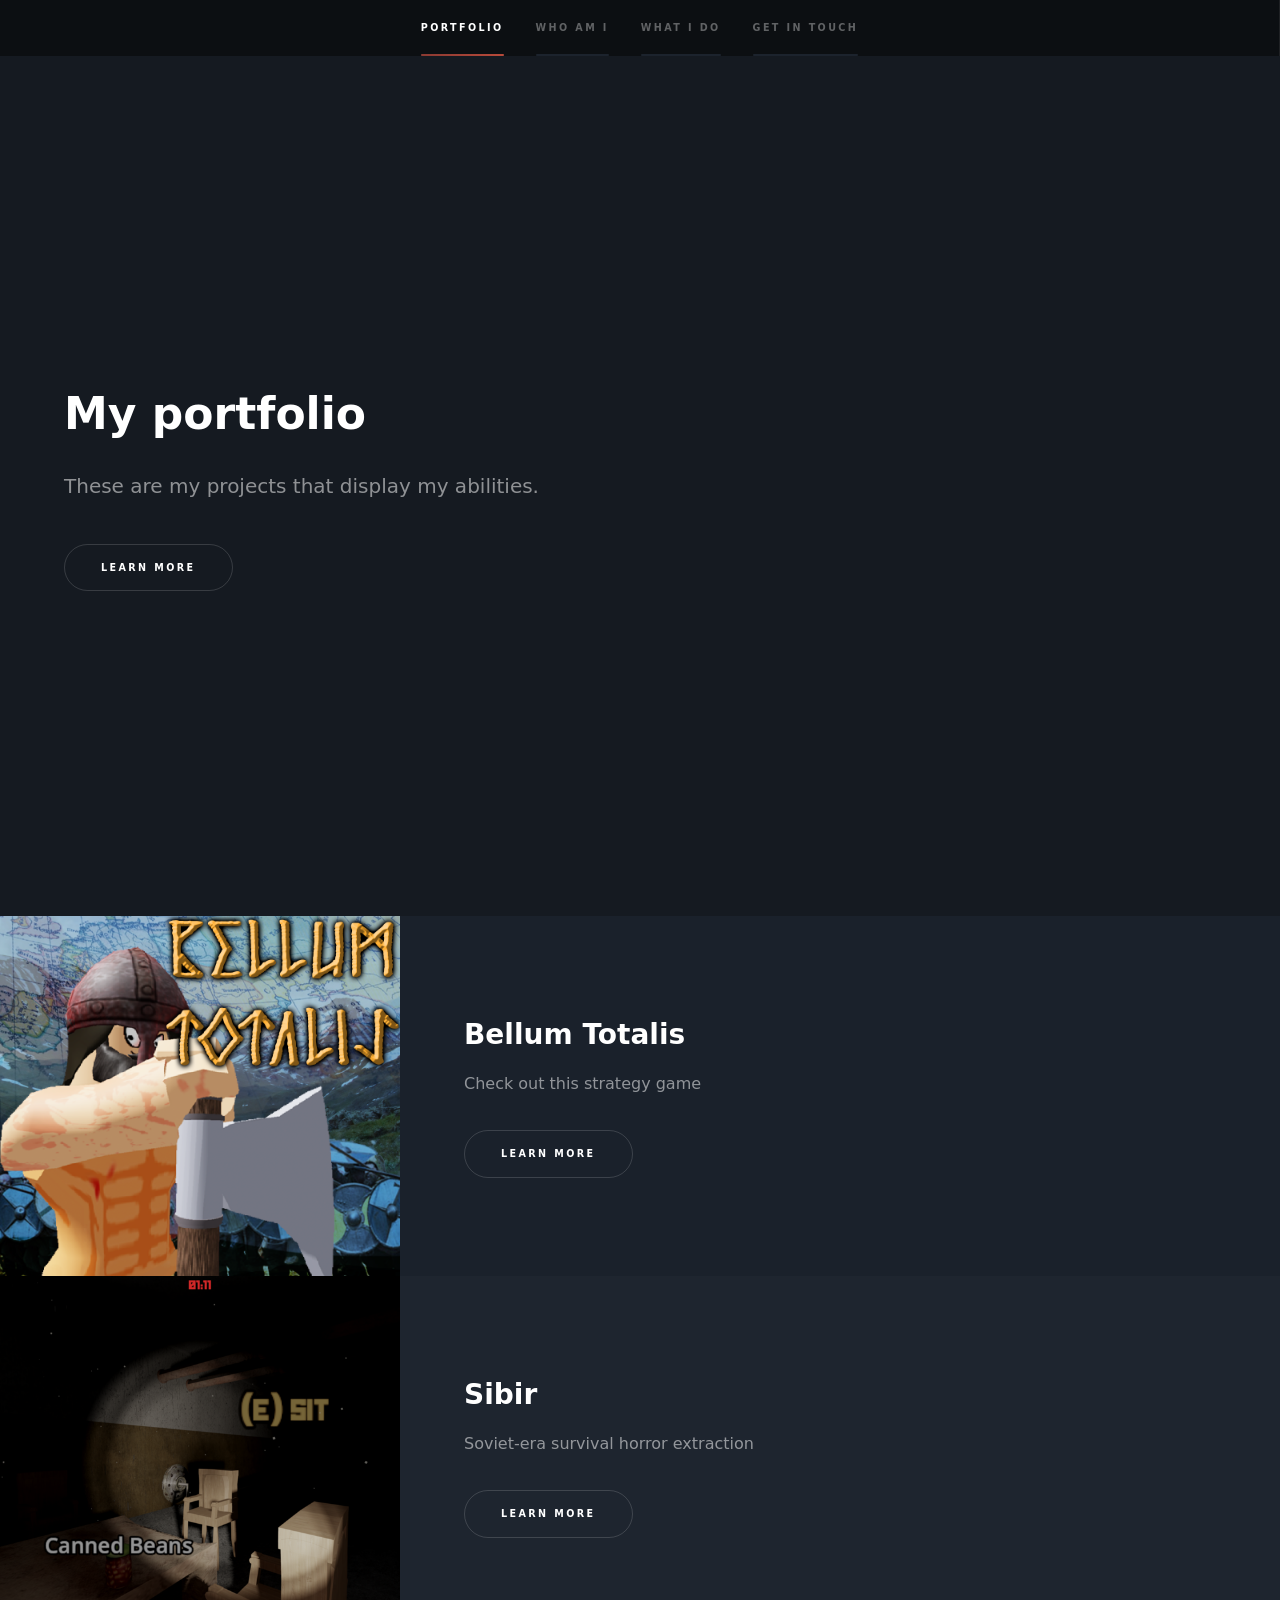
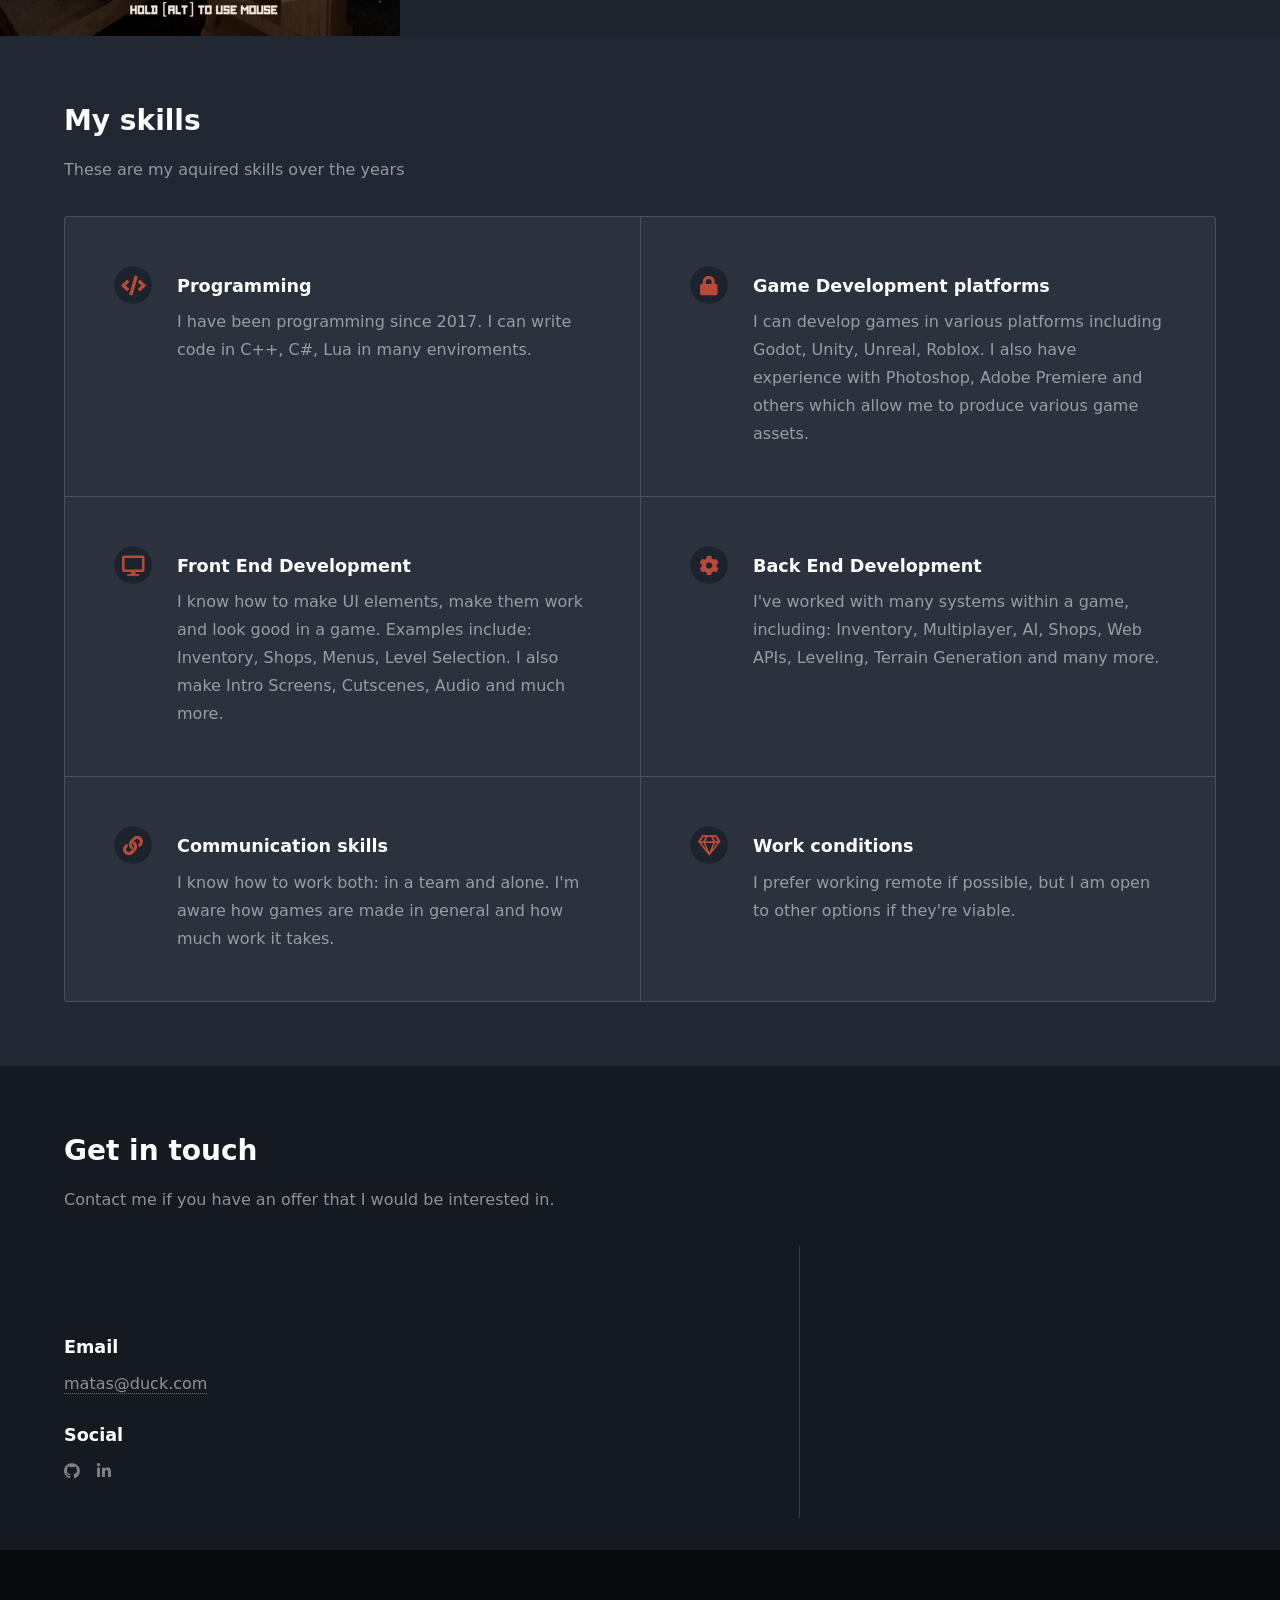
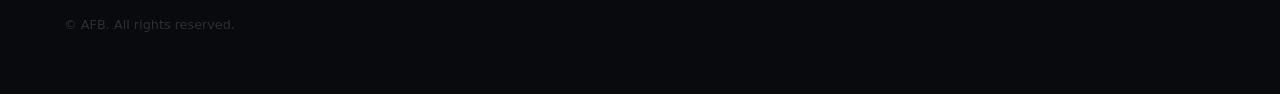
<file: index.html>
<!DOCTYPE HTML>
<html>
	<head>
		<title>Welcome</title>
		<meta charset="utf-8" />
		<meta name="viewport" content="width=device-width, initial-scale=1, user-scalable=no" />
		<meta name="theme-color" content="#0c0f12" />
		<link rel="stylesheet" href="assets/css/main.css" />
		<link rel="stylesheet" href="assets/css/site-theme.css" />
		<noscript><link rel="stylesheet" href="assets/css/noscript.css" /></noscript>
	</head>
	<body class="is-preload">

		<!-- Sidebar -->
			<section id="sidebar">
				<div class="inner">
					<nav>
						<ul>
							<li><a href="#intro">Portfolio</a></li>
							<li><a href="#one">Who am I</a></li>
							<li><a href="#two">What I do</a></li>
							<li><a href="#three">Get in touch</a></li>
						</ul>
					</nav>
				</div>
			</section>

		<!-- Wrapper -->
			<div id="wrapper">

				<!-- Intro -->
					<section id="intro" class="wrapper style1 fullscreen fade-up">
						<div class="inner">
							<h1>My portfolio</h1>
							<p>These are my projects that display my abilities.</p>
							<ul class="actions">
								<li><a href="#one" class="button scrolly">Learn more</a></li>
							</ul>
						</div>
					</section>

				<!-- One -->
					<section id="one" class="wrapper style2 spotlights">
						<section>
							<a href="#" class="image"><img src="images/BellumTotalis.png" alt="" data-position="center center" /></a>
							<div class="content">
								<div class="inner">
									<h2>Bellum Totalis</h2>
									<p>Check out this strategy game</p>
									<ul class="actions">
										<li><a href="BellumTotalis.html" class="button">Learn more</a></li>
									</ul>
								</div>
							</div>
						</section>
						<section>
							<a href="#" class="image"><img src="images/Sibir.png" alt="" data-position="center center" /></a>
							<div class="content">
								<div class="inner">
									<h2>Sibir</h2>
									<p>Soviet-era survival horror extraction</p>
									<ul class="actions">
										<li><a href="Sibir.html" class="button">Learn more</a></li>
									</ul>
								</div>
							</div>
						</section>
					</section>

				<!-- Two -->
					<section id="two" class="wrapper style3 fade-up">
						<div class="inner">
							<h2>My skills</h2>
							<p>These are my aquired skills over the years</p>
							<div class="features">
								<section>
									<span class="icon solid major fa-code"></span>
									<h3>Programming</h3>
									<p>I have been programming since 2017. I can write code in C++, C#, Lua in many enviroments.</p>
								</section>
								<section>
									<span class="icon solid major fa-lock"></span>
									<h3>Game Development platforms</h3>
									<p>I can develop games in various platforms including Godot, Unity, Unreal, Roblox. I also have experience with Photoshop, Adobe Premiere and others which allow me to produce various game assets.</p>
								</section>
								<section>
									<span class="icon solid major fa-desktop"></span>
									<h3>Front End Development</h3>
									<p>I know how to make UI elements, make them work and look good in a game. Examples include: Inventory, Shops, Menus, Level Selection. I also make Intro Screens, Cutscenes, Audio and much more.</p>
								</section>
								<section>
									<span class="icon solid major fa-cog"></span>
									<h3>Back End Development</h3>
									<p>I've worked with many systems within a game, including: Inventory, Multiplayer, AI, Shops, Web APIs, Leveling, Terrain Generation and many more.</p>
								</section>
								<section>
									<span class="icon solid major fa-link"></span>
									<h3>Communication skills</h3>
									<p>I know how to work both: in a team and alone. I'm aware how games are made in general and how much work it takes.</p>
								</section>
								<section>
									<span class="icon major fa-gem"></span>
									<h3>Work conditions</h3>
									<p>I prefer working remote if possible, but I am open to other options if they're viable.</p>
								</section>
							</div>
						</div>
					</section>

				<!-- Three -->
					<section id="three" class="wrapper style1 fade-up">
						<div class="inner">
							<h2>Get in touch</h2>
							<p>Contact me if you have an offer that I would be interested in.</p>
							<div class="split style1">
								
								<section>
									<ul class="contact">
										<li>
											<h3></h3>
											<span><br />
											<br />
											</span>
										</li>
										<li>
											<h3>Email</h3>
											<a href="#">matas@duck.com</a>
										</li>
										<li>
											<h3>Social</h3>
											<ul class="icons">
												<li><a href="https://github.com/BlenderEngineer" class="icon brands fa-github"><span class="label">GitHub</span></a></li>
												<li><a href="https://www.fiverr.com/blenderengineer?public_mode=true" class="icon brands fa-linkedin-in"><span class="label"></span></a></li>
												<li><a href="https://www.fiverr.com/blenderengineer?public_mode=true" class="icon brands fa-fiverr"><span class="label">Fiverr</span></a></li>
											</ul>
										</li>
									</ul>
								</section>
							</div>
						</div>
					</section>

			</div>

		<!-- Footer -->
			<footer id="footer" class="wrapper style1-alt">
				<div class="inner">
					<ul class="menu">
						<li>&copy; AFB. All rights reserved.</li>
					</ul>
				</div>
			</footer>

		<!-- Scripts -->
			<script src="assets/js/jquery.min.js"></script>
			<script src="assets/js/jquery.scrollex.min.js"></script>
			<script src="assets/js/jquery.scrolly.min.js"></script>
			<script src="assets/js/browser.min.js"></script>
			<script src="assets/js/breakpoints.min.js"></script>
			<script src="assets/js/util.js"></script>
			<script src="assets/js/main.js"></script>

	</body>
</html>
</file>
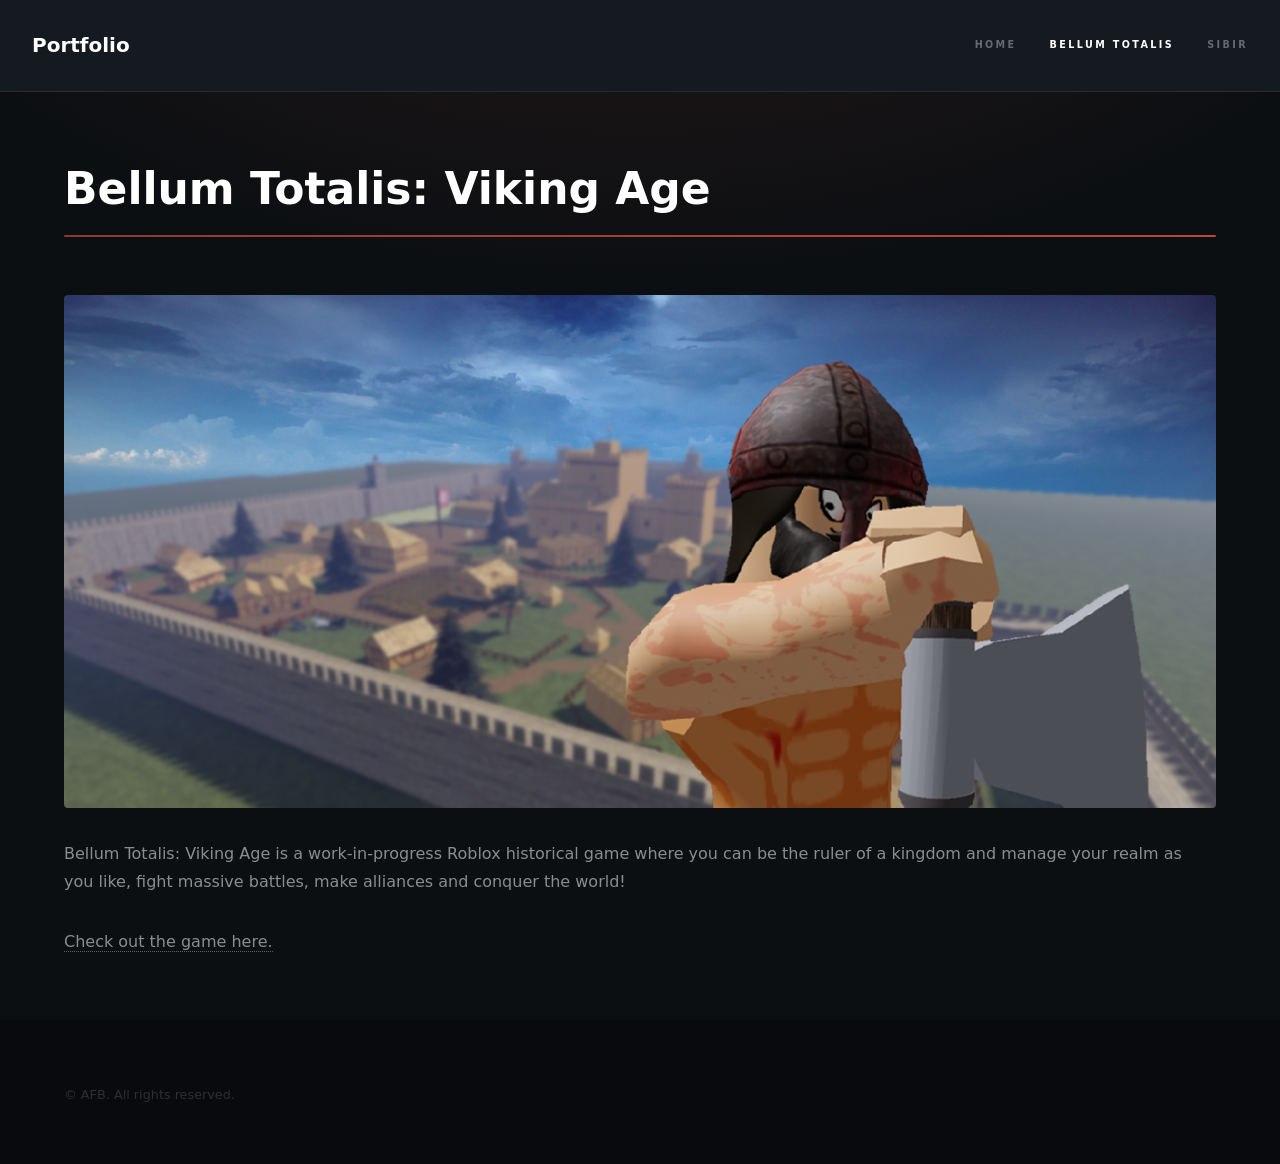
<file: BellumTotalis.html>
<!DOCTYPE HTML>
<html>
	<head>
		<title>Bellum Totalis</title>
		<meta charset="utf-8" />
		<meta name="viewport" content="width=device-width, initial-scale=1, user-scalable=no" />
		<meta name="theme-color" content="#0c0f12" />
		<link rel="stylesheet" href="assets/css/main.css" />
		<link rel="stylesheet" href="assets/css/site-theme.css" />
		<link rel="stylesheet" href="assets/css/image-lightbox.css" />
		<noscript><link rel="stylesheet" href="assets/css/noscript.css" /></noscript>
	</head>
	<body class="is-preload">

		<!-- Header -->
			<header id="header">
				<a href="index.html" class="title">Portfolio</a>
				<nav>
					<ul>
						<li><a href="index.html">Home</a></li>
						<li><a href="BellumTotalis.html" class="active">Bellum Totalis</a></li>
						<li><a href="Sibir.html">Sibir</a></li>
					</ul>
				</nav>
			</header>

		<!-- Wrapper -->
			<div id="wrapper">

				<!-- Main -->
					<section id="main" class="wrapper">
						<div class="inner">
							<h1 class="major">Bellum Totalis: Viking Age</h1>
							<span class="image fit"><img src="images/BellumTotalisWide.png" alt="Bellum Totalis screenshot" data-lightbox /></span>
							<p>Bellum Totalis: Viking Age is a work-in-progress Roblox historical game where you can be the ruler of a kingdom and manage your realm as you like, fight massive battles, make alliances and conquer the world! </p>
							<p><a href="https://www.roblox.com/games/5865546958/Bellum-Totalis-Viking-Era-BETA">Check out the game here.</a></p>
						</div>
					</section>

			</div>

		<!-- Footer -->
			<footer id="footer" class="wrapper alt">
				<div class="inner">
					<ul class="menu">
						<li>&copy; AFB. All rights reserved.</li>
					</ul>
				</div>
			</footer>

		<!-- Scripts -->
			<script src="assets/js/jquery.min.js"></script>
			<script src="assets/js/jquery.scrollex.min.js"></script>
			<script src="assets/js/jquery.scrolly.min.js"></script>
			<script src="assets/js/browser.min.js"></script>
			<script src="assets/js/breakpoints.min.js"></script>
			<script src="assets/js/util.js"></script>
			<script src="assets/js/main.js"></script>
			<script src="assets/js/image-lightbox.js"></script>

	</body>
</html>
</file>
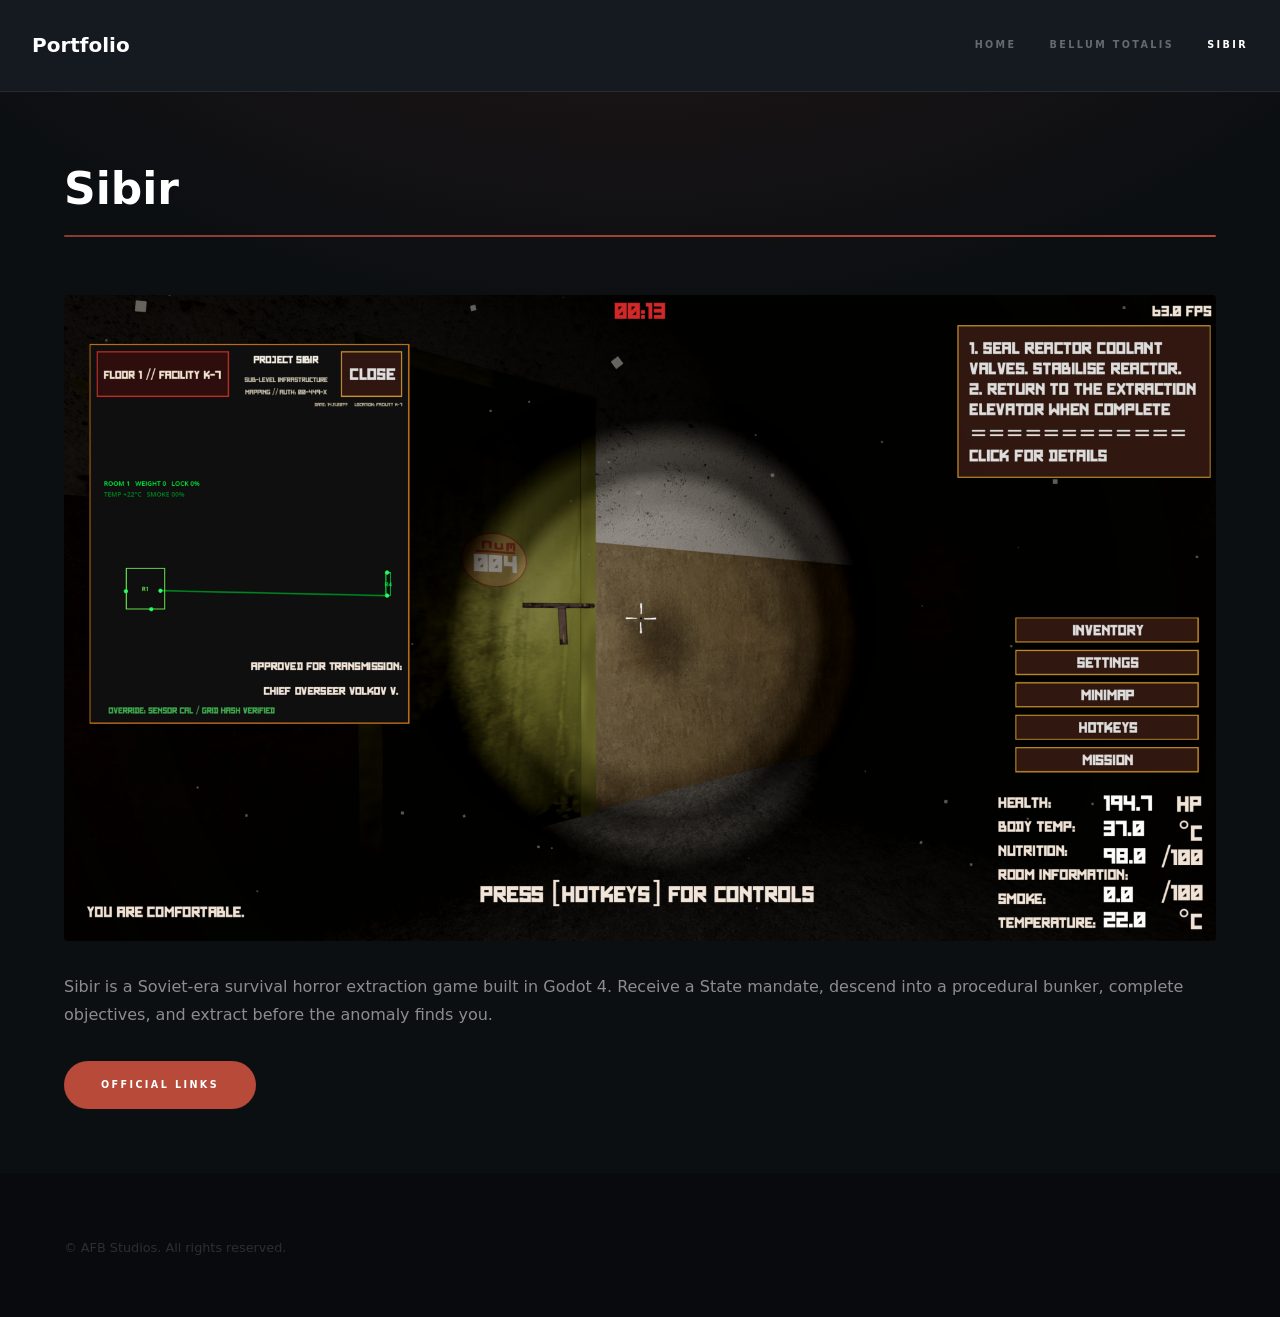
<file: Sibir.html>
<!DOCTYPE HTML>
<html>
	<head>
		<title>Sibir</title>
		<meta charset="utf-8" />
		<meta name="viewport" content="width=device-width, initial-scale=1, user-scalable=no" />
		<meta name="theme-color" content="#0c0f12" />
		<link rel="stylesheet" href="assets/css/main.css" />
		<link rel="stylesheet" href="assets/css/site-theme.css" />
		<link rel="stylesheet" href="assets/css/image-lightbox.css" />
		<noscript><link rel="stylesheet" href="assets/css/noscript.css" /></noscript>
	</head>
	<body class="is-preload">

		<!-- Header -->
			<header id="header">
				<a href="index.html" class="title">Portfolio</a>
				<nav>
					<ul>
						<li><a href="index.html">Home</a></li>
						<li><a href="BellumTotalis.html">Bellum Totalis</a></li>
						<li><a href="Sibir.html" class="active">Sibir</a></li>
					</ul>
				</nav>
			</header>

		<!-- Wrapper -->
			<div id="wrapper">

				<!-- Main -->
					<section id="main" class="wrapper">
						<div class="inner">
							<h1 class="major">Sibir</h1>
							<span class="image fit"><img src="images/SibirWide.png" alt="Sibir in-game screenshot" data-lightbox data-lightbox-full="images/SibirFull.jpg" /></span>
							<p>Sibir is a Soviet-era survival horror extraction game built in Godot 4. Receive a State mandate, descend into a procedural bunker, complete objectives, and extract before the anomaly finds you.</p>
							<ul class="actions">
								<li><a href="SibirLinks.html" class="button primary">Official links</a></li>
							</ul>
						</div>
					</section>

			</div>

		<!-- Footer -->
			<footer id="footer" class="wrapper alt">
				<div class="inner">
					<ul class="menu">
						<li>&copy; AFB Studios. All rights reserved.</li>
					</ul>
				</div>
			</footer>

		<!-- Scripts -->
			<script src="assets/js/jquery.min.js"></script>
			<script src="assets/js/jquery.scrollex.min.js"></script>
			<script src="assets/js/jquery.scrolly.min.js"></script>
			<script src="assets/js/browser.min.js"></script>
			<script src="assets/js/breakpoints.min.js"></script>
			<script src="assets/js/util.js"></script>
			<script src="assets/js/main.js"></script>
			<script src="assets/js/image-lightbox.js"></script>

	</body>
</html>
</file>
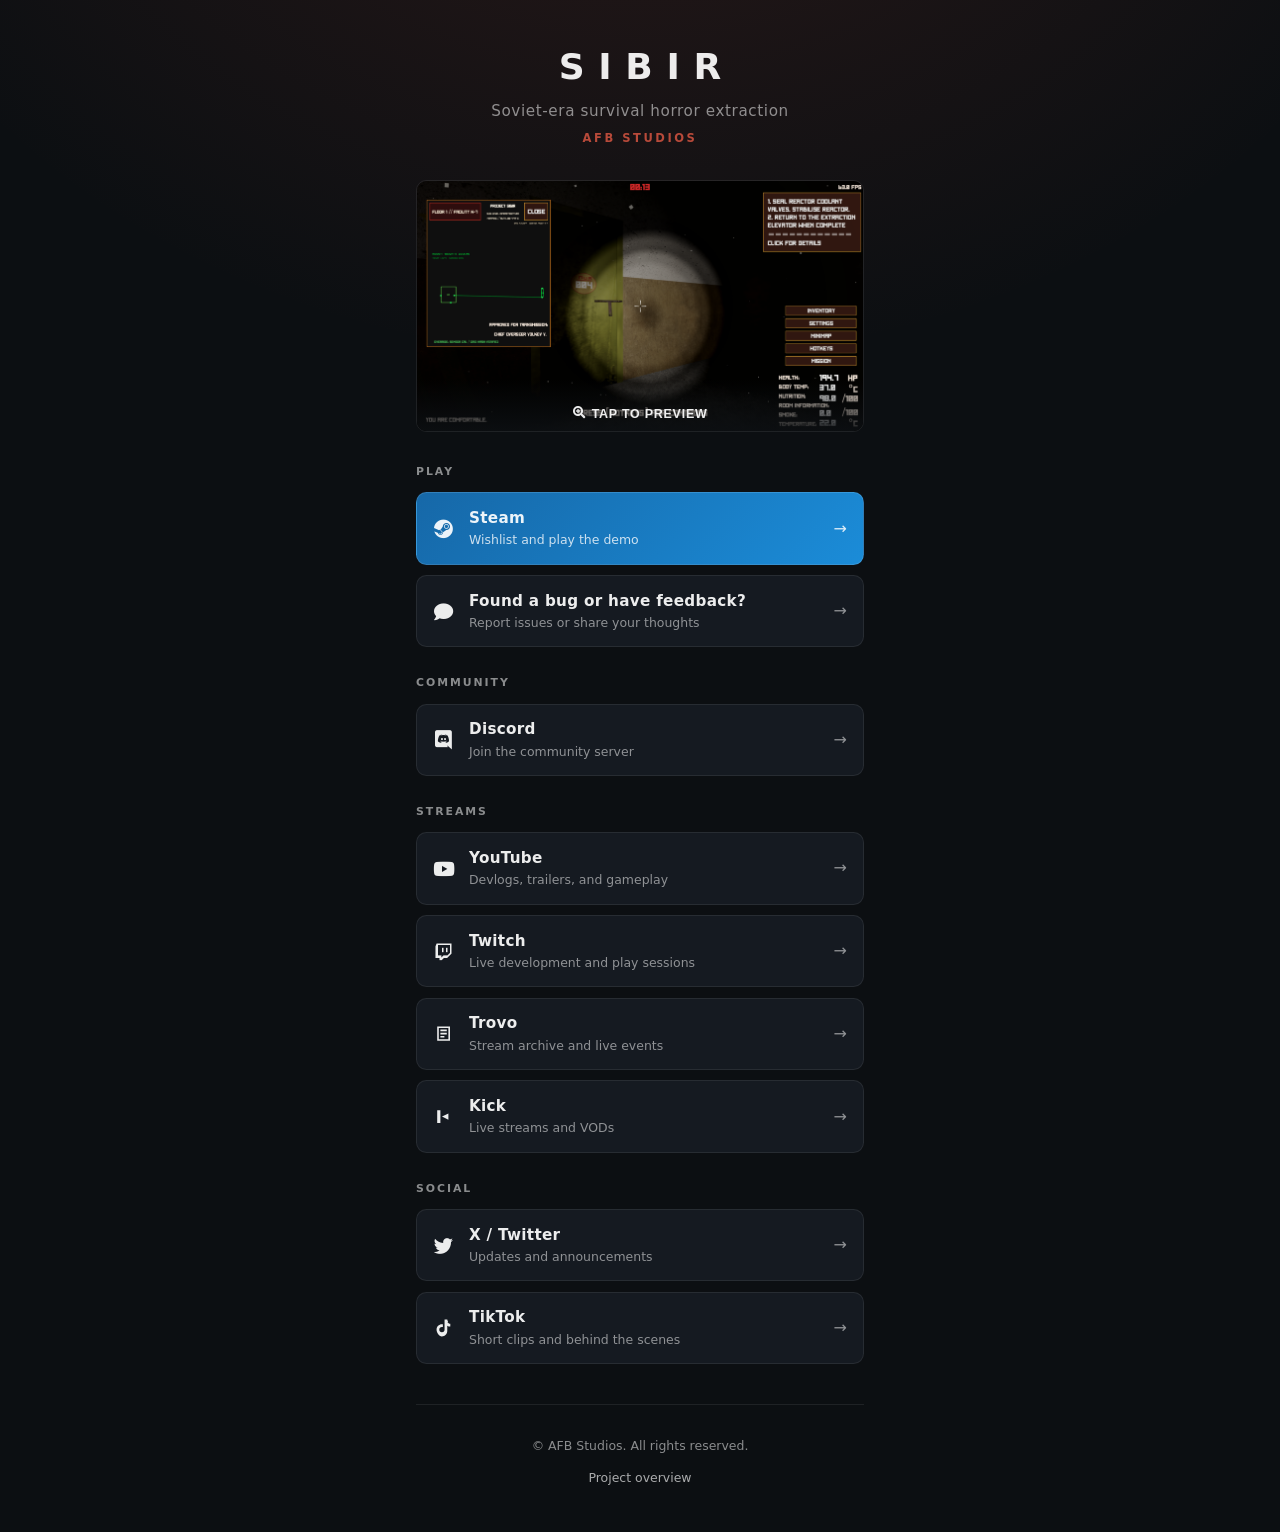
<file: SibirLinks.html>
<!DOCTYPE HTML>
<html lang="en">
	<head>
		<title>Sibir | Official Links</title>
		<meta charset="utf-8" />
		<meta name="viewport" content="width=device-width, initial-scale=1, user-scalable=no" />
		<meta name="description" content="Official Sibir links: Steam, Discord, streams, and social channels. Soviet-era survival horror extraction by AFB Studios." />
		<meta name="theme-color" content="#0c0f12" />
		<meta property="og:type" content="website" />
		<meta property="og:title" content="Sibir | Official Links" />
		<meta property="og:description" content="Connect with Sibir — wishlist on Steam, join the community, and follow development." />
		<meta property="og:image" content="https://blenderengineer.github.io/images/SibirWide.png" />
		<meta property="og:url" content="https://blenderengineer.github.io/SibirLinks.html" />
		<link rel="stylesheet" href="assets/css/fontawesome-all.min.css" />
		<link rel="stylesheet" href="assets/css/site-theme.css" />
		<link rel="stylesheet" href="assets/css/image-lightbox.css" />
		<link rel="stylesheet" href="assets/css/sibir-links.css" />
	</head>
	<body class="sibir-links is-preload">

		<main class="sibir-links__page">
			<header class="sibir-links__brand">
				<h1 class="sibir-links__logo">Sibir</h1>
				<p class="sibir-links__tagline">Soviet-era survival horror extraction</p>
				<p class="sibir-links__studio">AFB Studios</p>
			</header>

			<button type="button" class="sibir-links__hero" data-lightbox data-lightbox-full="images/SibirFull.jpg" aria-label="Preview screenshot in full size">
				<img src="images/SibirWide.png" alt="Sibir in-game screenshot" width="1280" height="720" />
				<span class="sibir-links__hero-hint"><i class="fas fa-search-plus" aria-hidden="true"></i> Tap to preview</span>
			</button>

			<section class="sibir-links__section" aria-labelledby="sibir-play">
				<h2 class="sibir-links__section-title" id="sibir-play">Play</h2>
				<ul class="sibir-links__list">
					<li>
						<a class="sibir-link sibir-link--primary" href="https://store.steampowered.com/app/3118840/Sibir/?utm_source=portfolio" rel="noopener noreferrer" target="_blank">
							<span class="sibir-link__icon" aria-hidden="true"><i class="fab fa-steam"></i></span>
							<span class="sibir-link__text">
								<span class="sibir-link__label">Steam</span>
								<span class="sibir-link__hint">Wishlist and play the demo</span>
							</span>
							<span class="sibir-link__arrow" aria-hidden="true">&#8594;</span>
						</a>
					</li>
					<li>
						<a class="sibir-link" href="https://forms.gle/YtQFwnBQ5MGN8CpFA" rel="noopener noreferrer" target="_blank">
							<span class="sibir-link__icon" aria-hidden="true"><i class="fas fa-comment"></i></span>
							<span class="sibir-link__text">
								<span class="sibir-link__label">Found a bug or have feedback?</span>
								<span class="sibir-link__hint">Report issues or share your thoughts</span>
							</span>
							<span class="sibir-link__arrow" aria-hidden="true">&#8594;</span>
						</a>
					</li>
				</ul>
			</section>

			<section class="sibir-links__section" aria-labelledby="sibir-community">
				<h2 class="sibir-links__section-title" id="sibir-community">Community</h2>
				<ul class="sibir-links__list">
					<li>
						<a class="sibir-link" href="https://discord.gg/GrvsnMSazA" rel="noopener noreferrer" target="_blank">
							<span class="sibir-link__icon" aria-hidden="true"><i class="fab fa-discord"></i></span>
							<span class="sibir-link__text">
								<span class="sibir-link__label">Discord</span>
								<span class="sibir-link__hint">Join the community server</span>
							</span>
							<span class="sibir-link__arrow" aria-hidden="true">&#8594;</span>
						</a>
					</li>
				</ul>
			</section>

			<section class="sibir-links__section" aria-labelledby="sibir-streams">
				<h2 class="sibir-links__section-title" id="sibir-streams">Streams</h2>
				<ul class="sibir-links__list">
					<li>
						<a class="sibir-link" href="https://youtube.com/@sibir-dev" rel="noopener noreferrer" target="_blank">
							<span class="sibir-link__icon" aria-hidden="true"><i class="fab fa-youtube"></i></span>
							<span class="sibir-link__text">
								<span class="sibir-link__label">YouTube</span>
								<span class="sibir-link__hint">Devlogs, trailers, and gameplay</span>
							</span>
							<span class="sibir-link__arrow" aria-hidden="true">&#8594;</span>
						</a>
					</li>
					<li>
						<a class="sibir-link" href="https://www.twitch.tv/afb_official" rel="noopener noreferrer" target="_blank">
							<span class="sibir-link__icon" aria-hidden="true"><i class="fab fa-twitch"></i></span>
							<span class="sibir-link__text">
								<span class="sibir-link__label">Twitch</span>
								<span class="sibir-link__hint">Live development and play sessions</span>
							</span>
							<span class="sibir-link__arrow" aria-hidden="true">&#8594;</span>
						</a>
					</li>
					<li>
						<a class="sibir-link" href="https://trovo.live/afb_official" rel="noopener noreferrer" target="_blank">
							<span class="sibir-link__icon" aria-hidden="true">
								<svg viewBox="0 0 24 24" role="img"><path d="M4 3h16v18H4V3zm2 2v14h12V5H6zm2 2h8v2H8V7zm0 4h8v2H8v-2zm0 4h5v2H8v-2z"/></svg>
							</span>
							<span class="sibir-link__text">
								<span class="sibir-link__label">Trovo</span>
								<span class="sibir-link__hint">Stream archive and live events</span>
							</span>
							<span class="sibir-link__arrow" aria-hidden="true">&#8594;</span>
						</a>
					</li>
					<li>
						<a class="sibir-link" href="https://kick.com/afb-official" rel="noopener noreferrer" target="_blank">
							<span class="sibir-link__icon" aria-hidden="true">
								<svg viewBox="0 0 24 24" role="img"><path d="M4 4h4v16H4V4zm6 8 8-4v8l-8-4V12z"/></svg>
							</span>
							<span class="sibir-link__text">
								<span class="sibir-link__label">Kick</span>
								<span class="sibir-link__hint">Live streams and VODs</span>
							</span>
							<span class="sibir-link__arrow" aria-hidden="true">&#8594;</span>
						</a>
					</li>
				</ul>
			</section>

			<section class="sibir-links__section" aria-labelledby="sibir-social">
				<h2 class="sibir-links__section-title" id="sibir-social">Social</h2>
				<ul class="sibir-links__list">
					<li>
						<a class="sibir-link" href="https://x.com/SibirGame" rel="noopener noreferrer" target="_blank">
							<span class="sibir-link__icon" aria-hidden="true"><i class="fab fa-twitter"></i></span>
							<span class="sibir-link__text">
								<span class="sibir-link__label">X / Twitter</span>
								<span class="sibir-link__hint">Updates and announcements</span>
							</span>
							<span class="sibir-link__arrow" aria-hidden="true">&#8594;</span>
						</a>
					</li>
					<li>
						<a class="sibir-link" href="https://www.tiktok.com/@sibirgame" rel="noopener noreferrer" target="_blank">
							<span class="sibir-link__icon" aria-hidden="true">
								<svg viewBox="0 0 24 24" role="img"><path d="M16.6 5.2c1 1.1 2.3 1.9 3.8 2.1v3.4c-1.4 0-2.7-.4-3.8-1.1v6.8c0 3.7-3 6.7-6.7 6.7S3.2 18.1 3.2 14.4s3-6.7 6.7-6.7c.4 0 .8 0 1.2.1v3.6a3.2 3.2 0 0 0-1.2-.2 3.3 3.3 0 0 0-3.3 3.3 3.3 3.3 0 0 0 3.3 3.3 3.3 3.3 0 0 0 3.3-3.3V2h3.4c.1 1.1.5 2.1 1.2 3.2z"/></svg>
							</span>
							<span class="sibir-link__text">
								<span class="sibir-link__label">TikTok</span>
								<span class="sibir-link__hint">Short clips and behind the scenes</span>
							</span>
							<span class="sibir-link__arrow" aria-hidden="true">&#8594;</span>
						</a>
					</li>
				</ul>
			</section>

			<footer class="sibir-links__footer">
				<p>&copy; AFB Studios. All rights reserved.</p>
				<p><a href="Sibir.html">Project overview</a></p>
			</footer>
		</main>

		<script src="assets/js/image-lightbox.js"></script>
		<script>
			window.addEventListener("load", function () {
				document.body.classList.remove("is-preload");
			});
		</script>

	</body>
</html>
</file>
<file: assets/css/site-theme.css>
/* Site-wide dark theme — shared with SibirLinks and portfolio pages */

:root {
	--site-bg: #0c0f12;
	--site-bg-alt: #080a0d;
	--site-surface: #151a21;
	--site-surface-2: #1a212b;
	--site-surface-3: #1f2833;
	--site-surface-hover: #1c232d;
	--site-border: rgba(255, 255, 255, 0.08);
	--site-text: rgba(255, 255, 255, 0.92);
	--site-text-muted: rgba(255, 255, 255, 0.52);
	--site-accent: #b84a3a;
	--site-accent-soft: rgba(184, 74, 58, 0.18);
	--site-accent-dark: #8b3a32;
	--site-steam: #1b8cd8;
	--site-steam-hover: #2196f3;
	--site-radius: 0.65rem;
	--site-max-links: 28rem;
}

/* Base */

body {
	background:
		radial-gradient(ellipse 120% 80% at 50% -20%, var(--site-accent-soft), transparent 55%),
		var(--site-bg) !important;
	color: var(--site-text-muted);
	font-family: "Segoe UI", system-ui, -apple-system, BlinkMacSystemFont, "Helvetica Neue", Arial, sans-serif;
	-webkit-font-smoothing: antialiased;
}

/* Sections */

.wrapper.alt {
	background-color: var(--site-bg-alt) !important;
}

.wrapper.style1 {
	background-color: var(--site-surface) !important;
}

.wrapper.style1-alt {
	background-color: var(--site-bg-alt) !important;
}

.wrapper.style2 {
	background-color: var(--site-surface-2) !important;
}

.wrapper.style2-alt {
	background-color: var(--site-surface) !important;
}

.wrapper.style3 {
	background-color: var(--site-surface-3) !important;
}

.wrapper.style3-alt {
	background-color: var(--site-surface-2) !important;
}

/* Header */

#header {
	background-color: var(--site-surface) !important;
	border-bottom: 1px solid var(--site-border);
}

/* Footer */

#footer.wrapper.style1-alt {
	background-color: var(--site-bg-alt) !important;
}

/* Sidebar */

#sidebar {
	background: var(--site-bg) !important;
	border-right: 1px solid var(--site-border);
}

#sidebar nav a:before {
	background: var(--site-surface-hover) !important;
}

#sidebar nav a:after {
	background-image: linear-gradient(to right, var(--site-accent-dark), var(--site-accent)) !important;
}

@media screen and (max-width: 1280px) {
	#sidebar nav a:after {
		background-color: var(--site-accent) !important;
	}
}

/* Intro */

#intro {
	background-image: none !important;
	background-color: var(--site-surface) !important;
}

/* Typography accents */

h1.major:after {
	background-image: linear-gradient(to right, var(--site-accent-dark), var(--site-accent)) !important;
}

/* Icons */

.icon.major {
	background: var(--site-surface-hover) !important;
	border: 1px solid var(--site-border);
	color: var(--site-text) !important;
}

.wrapper.style1 .icon.major:before,
.wrapper.style1-alt .icon.major:before,
.wrapper.style2 .icon.major:before,
.wrapper.style2-alt .icon.major:before,
.wrapper.style3 .icon.major:before,
.wrapper.style3-alt .icon.major:before {
	color: var(--site-accent) !important;
}

/* Buttons */

input[type="submit"].primary,
input[type="reset"].primary,
input[type="button"].primary,
button.primary,
.button.primary {
	background-color: var(--site-accent) !important;
	border-color: transparent !important;
	color: #ffffff !important;
}

input[type="submit"].primary:hover,
input[type="reset"].primary:hover,
input[type="button"].primary:hover,
button.primary:hover,
.button.primary:hover,
input[type="submit"].primary:active,
input[type="reset"].primary:active,
input[type="button"].primary:active,
button.primary:active,
.button.primary:active {
	background-color: var(--site-accent-dark) !important;
}

/* Spotlights */

.spotlights > section > .image:before {
	background: rgba(12, 15, 18, 0.88) !important;
}

.spotlights > section:nth-child(2) {
	background-color: rgba(255, 255, 255, 0.02) !important;
}

.spotlights > section:nth-child(3) {
	background-color: rgba(255, 255, 255, 0.04) !important;
}

/* Forms */

input[type="checkbox"]:checked + label:before,
input[type="radio"]:checked + label:before {
	color: var(--site-accent) !important;
}

/* Contact icons */

ul.icons a {
	color: rgba(255, 255, 255, 0.45);
}

ul.icons a:hover {
	color: var(--site-text) !important;
}

/* Forms */

select option {
	background: var(--site-surface) !important;
}
</file>
<file: assets/css/noscript.css>
/*
	Hyperspace by HTML5 UP
	html5up.net | @ajlkn
	Free for personal and commercial use under the CCA 3.0 license (html5up.net/license)
*/

/* Spotlights */

	.spotlights > section > .image:before {
		opacity: 0 !important;
	}

	.spotlights > section > .content > .inner {
		-moz-transform: none !important;
		-webkit-transform: none !important;
		-ms-transform: none !important;
		transform: none !important;
		opacity: 1 !important;
	}

/* Wrapper */

	.wrapper > .inner {
		opacity: 1 !important;
		-moz-transform: none !important;
		-webkit-transform: none !important;
		-ms-transform: none !important;
		transform: none !important;
	}

/* Sidebar */

	#sidebar > .inner {
		opacity: 1 !important;
	}

	#sidebar nav > ul > li {
		-moz-transform: none !important;
		-webkit-transform: none !important;
		-ms-transform: none !important;
		transform: none !important;
		opacity: 1 !important;
	}
</file>
<file: assets/css/sibir-links.css>
/* Sibir official links page */

body.sibir-links {
	margin: 0;
	min-height: 100vh;
	color: var(--site-text);
	font-size: 1rem;
	line-height: 1.5;
}

body.sibir-links.is-preload * {
	transition: none !important;
}

.sibir-links__page {
	margin: 0 auto;
	max-width: var(--site-max-links);
	min-height: 100vh;
	padding: 2.5rem 1.25rem 2rem;
}

.sibir-links__brand {
	margin-bottom: 2rem;
	text-align: center;
}

.sibir-links__logo {
	color: var(--site-text);
	font-size: 2.25rem;
	font-weight: 700;
	letter-spacing: 0.38em;
	margin: 0 0 0.35rem;
	text-indent: 0.38em;
	text-transform: uppercase;
}

.sibir-links__tagline {
	color: var(--site-text-muted);
	font-size: 0.95rem;
	letter-spacing: 0.04em;
	margin: 0 0 0.5rem;
}

.sibir-links__studio {
	color: var(--site-accent);
	font-size: 0.72rem;
	font-weight: 600;
	letter-spacing: 0.22em;
	margin: 0;
	text-transform: uppercase;
}

.sibir-links__hero {
	background: none;
	border: 1px solid var(--site-border);
	border-radius: var(--site-radius);
	cursor: zoom-in;
	display: block;
	margin-bottom: 2rem;
	overflow: hidden;
	padding: 0;
	position: relative;
	width: 100%;
}

.sibir-links__hero:hover,
.sibir-links__hero:focus-visible {
	border-color: rgba(255, 255, 255, 0.2);
	outline: none;
}

.sibir-links__hero img {
	display: block;
	height: auto;
	transition: transform 0.25s ease;
	width: 100%;
}

.sibir-links__hero:hover img,
.sibir-links__hero:focus-visible img {
	transform: scale(1.02);
}

.sibir-links__hero-hint {
	align-items: center;
	background: linear-gradient(to top, rgba(12, 15, 18, 0.92), transparent);
	bottom: 0;
	color: var(--site-text);
	display: flex;
	font-size: 0.78rem;
	font-weight: 600;
	gap: 0.4rem;
	justify-content: center;
	left: 0;
	letter-spacing: 0.06em;
	padding: 1.75rem 0.75rem 0.65rem;
	pointer-events: none;
	position: absolute;
	right: 0;
	text-transform: uppercase;
}

.sibir-links__section {
	margin-bottom: 1.75rem;
}

.sibir-links__section-title {
	color: var(--site-text-muted);
	font-size: 0.68rem;
	font-weight: 600;
	letter-spacing: 0.18em;
	margin: 0 0 0.75rem;
	text-transform: uppercase;
}

.sibir-links__list {
	display: flex;
	flex-direction: column;
	gap: 0.65rem;
	list-style: none;
	margin: 0;
	padding: 0;
}

.sibir-link {
	align-items: center;
	background: var(--site-surface);
	border: 1px solid var(--site-border);
	border-radius: var(--site-radius);
	color: var(--site-text);
	display: flex;
	gap: 0.9rem;
	padding: 0.85rem 1rem;
	text-decoration: none;
	transition:
		background 0.2s ease,
		border-color 0.2s ease,
		transform 0.2s ease;
}

.sibir-link:hover,
.sibir-link:focus-visible {
	background: var(--site-surface-hover);
	border-color: rgba(255, 255, 255, 0.16);
	outline: none;
	transform: translateY(-1px);
}

.sibir-link--primary {
	background: linear-gradient(135deg, #1668a8 0%, var(--site-steam) 100%);
	border-color: rgba(255, 255, 255, 0.12);
}

.sibir-link--primary:hover,
.sibir-link--primary:focus-visible {
	background: linear-gradient(135deg, #1874b8 0%, var(--site-steam-hover) 100%);
	border-color: rgba(255, 255, 255, 0.22);
}

.sibir-link__icon {
	align-items: center;
	display: flex;
	flex-shrink: 0;
	font-size: 1.2rem;
	height: 1.35rem;
	justify-content: center;
	width: 1.35rem;
}

.sibir-link__icon svg {
	display: block;
	fill: currentColor;
	height: 1.2rem;
	width: 1.2rem;
}

.sibir-link__text {
	display: flex;
	flex: 1;
	flex-direction: column;
	gap: 0.1rem;
	min-width: 0;
}

.sibir-link__label {
	font-size: 0.95rem;
	font-weight: 600;
	letter-spacing: 0.02em;
}

.sibir-link__hint {
	color: var(--site-text-muted);
	font-size: 0.78rem;
}

.sibir-link--primary .sibir-link__hint {
	color: rgba(255, 255, 255, 0.78);
}

.sibir-link__arrow {
	color: var(--site-text-muted);
	flex-shrink: 0;
	font-size: 1rem;
	line-height: 1;
}

.sibir-link--primary .sibir-link__arrow {
	color: rgba(255, 255, 255, 0.85);
}

.sibir-links__footer {
	border-top: 1px solid var(--site-border);
	color: var(--site-text-muted);
	font-size: 0.78rem;
	margin-top: 2.5rem;
	padding-top: 1.25rem;
	text-align: center;
}

.sibir-links__footer a {
	color: rgba(255, 255, 255, 0.65);
	text-decoration: none;
}

.sibir-links__footer a:hover,
.sibir-links__footer a:focus-visible {
	color: var(--site-text);
}

@media (max-width: 480px) {
	.sibir-links__page {
		padding: 1.75rem 1rem 1.5rem;
	}

	.sibir-links__logo {
		font-size: 1.9rem;
	}
}
</file>
<file: assets/css/main.css>
@import url(fontawesome-all.min.css);

/*
	Hyperspace by HTML5 UP
	html5up.net | @ajlkn
	Free for personal and commercial use under the CCA 3.0 license (html5up.net/license)
*/

html, body, div, span, applet, object,
iframe, h1, h2, h3, h4, h5, h6, p, blockquote,
pre, a, abbr, acronym, address, big, cite,
code, del, dfn, em, img, ins, kbd, q, s, samp,
small, strike, strong, sub, sup, tt, var, b,
u, i, center, dl, dt, dd, ol, ul, li, fieldset,
form, label, legend, table, caption, tbody,
tfoot, thead, tr, th, td, article, aside,
canvas, details, embed, figure, figcaption,
footer, header, hgroup, menu, nav, output, ruby,
section, summary, time, mark, audio, video {
	margin: 0;
	padding: 0;
	border: 0;
	font-size: 100%;
	font: inherit;
	vertical-align: baseline;}

article, aside, details, figcaption, figure,
footer, header, hgroup, menu, nav, section {
	display: block;}

body {
	line-height: 1;
}

ol, ul {
	list-style: none;
}

blockquote, q {
	quotes: none;
}

	blockquote:before, blockquote:after, q:before, q:after {
		content: '';
		content: none;
	}

table {
	border-collapse: collapse;
	border-spacing: 0;
}

body {
	-webkit-text-size-adjust: none;
}

mark {
	background-color: transparent;
	color: inherit;
}

input::-moz-focus-inner {
	border: 0;
	padding: 0;
}

input, select, textarea {
	-moz-appearance: none;
	-webkit-appearance: none;
	-ms-appearance: none;
	appearance: none;
}

/* Basic */

	@-ms-viewport {
		width: device-width;
	}

	body {
		-ms-overflow-style: scrollbar;
	}

	@media screen and (max-width: 480px) {

		html, body {
			min-width: 320px;
		}

	}

	html {
		box-sizing: border-box;
	}

	*, *:before, *:after {
		box-sizing: inherit;
	}

	body {
		background: #312450;
	}

		body.is-preload *, body.is-preload *:before, body.is-preload *:after {
			-moz-animation: none !important;
			-webkit-animation: none !important;
			-ms-animation: none !important;
			animation: none !important;
			-moz-transition: none !important;
			-webkit-transition: none !important;
			-ms-transition: none !important;
			transition: none !important;
		}

/* Type */

	body, input, select, textarea {
		color: rgba(255, 255, 255, 0.55);
		font-family: Arial, Helvetica, sans-serif;
		font-size: 16.5pt;
		font-weight: normal;
		line-height: 1.75;
	}

		@media screen and (max-width: 1680px) {

			body, input, select, textarea {
				font-size: 13pt;
			}

		}

		@media screen and (max-width: 1280px) {

			body, input, select, textarea {
				font-size: 12pt;
			}

		}

		@media screen and (max-width: 360px) {

			body, input, select, textarea {
				font-size: 11pt;
			}

		}

	a {
		-moz-transition: color 0.2s ease, border-bottom-color 0.2s ease;
		-webkit-transition: color 0.2s ease, border-bottom-color 0.2s ease;
		-ms-transition: color 0.2s ease, border-bottom-color 0.2s ease;
		transition: color 0.2s ease, border-bottom-color 0.2s ease;
		border-bottom: dotted 1px rgba(255, 255, 255, 0.35);
		color: inherit;
		text-decoration: none;
	}

		a:hover {
			border-bottom-color: transparent;
			color: #ffffff;
		}

	strong, b {
		color: #ffffff;
		font-weight: bold;
	}

	em, i {
		font-style: italic;
	}

	p {
		margin: 0 0 2em 0;
	}

	h1, h2, h3, h4, h5, h6 {
		color: #ffffff;
		font-weight: bold;
		line-height: 1.5;
		margin: 0 0 0.5em 0;
	}

		h1 a, h2 a, h3 a, h4 a, h5 a, h6 a {
			color: inherit;
			text-decoration: none;
		}

	h1 {
		font-size: 2.75em;
	}

		h1.major {
			margin: 0 0 1.3em 0;
			position: relative;
			padding-bottom: 0.35em;
		}

			h1.major:after {
				background-image: -moz-linear-gradient(to right, #5e42a6, #b74e91);
				background-image: -webkit-linear-gradient(to right, #5e42a6, #b74e91);
				background-image: -ms-linear-gradient(to right, #5e42a6, #b74e91);
				background-image: linear-gradient(to right, #5e42a6, #b74e91);
				-moz-transition: max-width 0.2s ease;
				-webkit-transition: max-width 0.2s ease;
				-ms-transition: max-width 0.2s ease;
				transition: max-width 0.2s ease;
				border-radius: 0.2em;
				bottom: 0;
				content: '';
				height: 0.05em;
				position: absolute;
				right: 0;
				width: 100%;
			}

	h2 {
		font-size: 1.75em;
	}

	h3 {
		font-size: 1.1em;
	}

	h4 {
		font-size: 1em;
	}

	h5 {
		font-size: 0.8em;
	}

	h6 {
		font-size: 0.6em;
	}

	@media screen and (max-width: 736px) {

		h1 {
			font-size: 2em;
		}

		h2 {
			font-size: 1.25em;
		}

		h3 {
			font-size: 1em;
		}

		h4 {
			font-size: 0.8em;
		}

		h5 {
			font-size: 0.6em;
		}

		h6 {
			font-size: 0.6em;
		}

	}

	sub {
		font-size: 0.8em;
		position: relative;
		top: 0.5em;
	}

	sup {
		font-size: 0.8em;
		position: relative;
		top: -0.5em;
	}

	blockquote {
		border-left: solid 4px rgba(255, 255, 255, 0.15);
		font-style: italic;
		margin: 0 0 2em 0;
		padding: 0.5em 0 0.5em 2em;
	}

	code {
		background: rgba(255, 255, 255, 0.05);
		border-radius: 0.25em;
		border: solid 1px rgba(255, 255, 255, 0.15);
		font-family: "Courier New", monospace;
		font-size: 0.9em;
		margin: 0 0.25em;
		padding: 0.25em 0.65em;
	}

	pre {
		-webkit-overflow-scrolling: touch;
		font-family: "Courier New", monospace;
		font-size: 0.9em;
		margin: 0 0 2em 0;
	}

		pre code {
			display: block;
			line-height: 1.75em;
			padding: 1em 1.5em;
			overflow-x: auto;
		}

	hr {
		border: 0;
		border-bottom: solid 1px rgba(255, 255, 255, 0.15);
		margin: 2em 0;
	}

		hr.major {
			margin: 3em 0;
		}

	.align-left {
		text-align: left;
	}

	.align-center {
		text-align: center;
	}

	.align-right {
		text-align: right;
	}

/* Row */

	.row {
		display: flex;
		flex-wrap: wrap;
		box-sizing: border-box;
		align-items: stretch;
	}

		.row > * {
			box-sizing: border-box;
		}

		.row.gtr-uniform > * > :last-child {
			margin-bottom: 0;
		}

		.row.aln-left {
			justify-content: flex-start;
		}

		.row.aln-center {
			justify-content: center;
		}

		.row.aln-right {
			justify-content: flex-end;
		}

		.row.aln-top {
			align-items: flex-start;
		}

		.row.aln-middle {
			align-items: center;
		}

		.row.aln-bottom {
			align-items: flex-end;
		}

		.row > .imp {
			order: -1;
		}

		.row > .col-1 {
			width: 8.33333%;
		}

		.row > .off-1 {
			margin-left: 8.33333%;
		}

		.row > .col-2 {
			width: 16.66667%;
		}

		.row > .off-2 {
			margin-left: 16.66667%;
		}

		.row > .col-3 {
			width: 25%;
		}

		.row > .off-3 {
			margin-left: 25%;
		}

		.row > .col-4 {
			width: 33.33333%;
		}

		.row > .off-4 {
			margin-left: 33.33333%;
		}

		.row > .col-5 {
			width: 41.66667%;
		}

		.row > .off-5 {
			margin-left: 41.66667%;
		}

		.row > .col-6 {
			width: 50%;
		}

		.row > .off-6 {
			margin-left: 50%;
		}

		.row > .col-7 {
			width: 58.33333%;
		}

		.row > .off-7 {
			margin-left: 58.33333%;
		}

		.row > .col-8 {
			width: 66.66667%;
		}

		.row > .off-8 {
			margin-left: 66.66667%;
		}

		.row > .col-9 {
			width: 75%;
		}

		.row > .off-9 {
			margin-left: 75%;
		}

		.row > .col-10 {
			width: 83.33333%;
		}

		.row > .off-10 {
			margin-left: 83.33333%;
		}

		.row > .col-11 {
			width: 91.66667%;
		}

		.row > .off-11 {
			margin-left: 91.66667%;
		}

		.row > .col-12 {
			width: 100%;
		}

		.row > .off-12 {
			margin-left: 100%;
		}

		.row.gtr-0 {
			margin-top: 0;
			margin-left: 0em;
		}

			.row.gtr-0 > * {
				padding: 0 0 0 0em;
			}

			.row.gtr-0.gtr-uniform {
				margin-top: 0em;
			}

				.row.gtr-0.gtr-uniform > * {
					padding-top: 0em;
				}

		.row.gtr-25 {
			margin-top: 0;
			margin-left: -0.375em;
		}

			.row.gtr-25 > * {
				padding: 0 0 0 0.375em;
			}

			.row.gtr-25.gtr-uniform {
				margin-top: -0.375em;
			}

				.row.gtr-25.gtr-uniform > * {
					padding-top: 0.375em;
				}

		.row.gtr-50 {
			margin-top: 0;
			margin-left: -0.75em;
		}

			.row.gtr-50 > * {
				padding: 0 0 0 0.75em;
			}

			.row.gtr-50.gtr-uniform {
				margin-top: -0.75em;
			}

				.row.gtr-50.gtr-uniform > * {
					padding-top: 0.75em;
				}

		.row {
			margin-top: 0;
			margin-left: -1.5em;
		}

			.row > * {
				padding: 0 0 0 1.5em;
			}

			.row.gtr-uniform {
				margin-top: -1.5em;
			}

				.row.gtr-uniform > * {
					padding-top: 1.5em;
				}

		.row.gtr-150 {
			margin-top: 0;
			margin-left: -2.25em;
		}

			.row.gtr-150 > * {
				padding: 0 0 0 2.25em;
			}

			.row.gtr-150.gtr-uniform {
				margin-top: -2.25em;
			}

				.row.gtr-150.gtr-uniform > * {
					padding-top: 2.25em;
				}

		.row.gtr-200 {
			margin-top: 0;
			margin-left: -3em;
		}

			.row.gtr-200 > * {
				padding: 0 0 0 3em;
			}

			.row.gtr-200.gtr-uniform {
				margin-top: -3em;
			}

				.row.gtr-200.gtr-uniform > * {
					padding-top: 3em;
				}

		@media screen and (max-width: 1680px) {

			.row {
				display: flex;
				flex-wrap: wrap;
				box-sizing: border-box;
				align-items: stretch;
			}

				.row > * {
					box-sizing: border-box;
				}

				.row.gtr-uniform > * > :last-child {
					margin-bottom: 0;
				}

				.row.aln-left {
					justify-content: flex-start;
				}

				.row.aln-center {
					justify-content: center;
				}

				.row.aln-right {
					justify-content: flex-end;
				}

				.row.aln-top {
					align-items: flex-start;
				}

				.row.aln-middle {
					align-items: center;
				}

				.row.aln-bottom {
					align-items: flex-end;
				}

				.row > .imp-xlarge {
					order: -1;
				}

				.row > .col-1-xlarge {
					width: 8.33333%;
				}

				.row > .off-1-xlarge {
					margin-left: 8.33333%;
				}

				.row > .col-2-xlarge {
					width: 16.66667%;
				}

				.row > .off-2-xlarge {
					margin-left: 16.66667%;
				}

				.row > .col-3-xlarge {
					width: 25%;
				}

				.row > .off-3-xlarge {
					margin-left: 25%;
				}

				.row > .col-4-xlarge {
					width: 33.33333%;
				}

				.row > .off-4-xlarge {
					margin-left: 33.33333%;
				}

				.row > .col-5-xlarge {
					width: 41.66667%;
				}

				.row > .off-5-xlarge {
					margin-left: 41.66667%;
				}

				.row > .col-6-xlarge {
					width: 50%;
				}

				.row > .off-6-xlarge {
					margin-left: 50%;
				}

				.row > .col-7-xlarge {
					width: 58.33333%;
				}

				.row > .off-7-xlarge {
					margin-left: 58.33333%;
				}

				.row > .col-8-xlarge {
					width: 66.66667%;
				}

				.row > .off-8-xlarge {
					margin-left: 66.66667%;
				}

				.row > .col-9-xlarge {
					width: 75%;
				}

				.row > .off-9-xlarge {
					margin-left: 75%;
				}

				.row > .col-10-xlarge {
					width: 83.33333%;
				}

				.row > .off-10-xlarge {
					margin-left: 83.33333%;
				}

				.row > .col-11-xlarge {
					width: 91.66667%;
				}

				.row > .off-11-xlarge {
					margin-left: 91.66667%;
				}

				.row > .col-12-xlarge {
					width: 100%;
				}

				.row > .off-12-xlarge {
					margin-left: 100%;
				}

				.row.gtr-0 {
					margin-top: 0;
					margin-left: 0em;
				}

					.row.gtr-0 > * {
						padding: 0 0 0 0em;
					}

					.row.gtr-0.gtr-uniform {
						margin-top: 0em;
					}

						.row.gtr-0.gtr-uniform > * {
							padding-top: 0em;
						}

				.row.gtr-25 {
					margin-top: 0;
					margin-left: -0.375em;
				}

					.row.gtr-25 > * {
						padding: 0 0 0 0.375em;
					}

					.row.gtr-25.gtr-uniform {
						margin-top: -0.375em;
					}

						.row.gtr-25.gtr-uniform > * {
							padding-top: 0.375em;
						}

				.row.gtr-50 {
					margin-top: 0;
					margin-left: -0.75em;
				}

					.row.gtr-50 > * {
						padding: 0 0 0 0.75em;
					}

					.row.gtr-50.gtr-uniform {
						margin-top: -0.75em;
					}

						.row.gtr-50.gtr-uniform > * {
							padding-top: 0.75em;
						}

				.row {
					margin-top: 0;
					margin-left: -1.5em;
				}

					.row > * {
						padding: 0 0 0 1.5em;
					}

					.row.gtr-uniform {
						margin-top: -1.5em;
					}

						.row.gtr-uniform > * {
							padding-top: 1.5em;
						}

				.row.gtr-150 {
					margin-top: 0;
					margin-left: -2.25em;
				}

					.row.gtr-150 > * {
						padding: 0 0 0 2.25em;
					}

					.row.gtr-150.gtr-uniform {
						margin-top: -2.25em;
					}

						.row.gtr-150.gtr-uniform > * {
							padding-top: 2.25em;
						}

				.row.gtr-200 {
					margin-top: 0;
					margin-left: -3em;
				}

					.row.gtr-200 > * {
						padding: 0 0 0 3em;
					}

					.row.gtr-200.gtr-uniform {
						margin-top: -3em;
					}

						.row.gtr-200.gtr-uniform > * {
							padding-top: 3em;
						}

		}

		@media screen and (max-width: 1280px) {

			.row {
				display: flex;
				flex-wrap: wrap;
				box-sizing: border-box;
				align-items: stretch;
			}

				.row > * {
					box-sizing: border-box;
				}

				.row.gtr-uniform > * > :last-child {
					margin-bottom: 0;
				}

				.row.aln-left {
					justify-content: flex-start;
				}

				.row.aln-center {
					justify-content: center;
				}

				.row.aln-right {
					justify-content: flex-end;
				}

				.row.aln-top {
					align-items: flex-start;
				}

				.row.aln-middle {
					align-items: center;
				}

				.row.aln-bottom {
					align-items: flex-end;
				}

				.row > .imp-large {
					order: -1;
				}

				.row > .col-1-large {
					width: 8.33333%;
				}

				.row > .off-1-large {
					margin-left: 8.33333%;
				}

				.row > .col-2-large {
					width: 16.66667%;
				}

				.row > .off-2-large {
					margin-left: 16.66667%;
				}

				.row > .col-3-large {
					width: 25%;
				}

				.row > .off-3-large {
					margin-left: 25%;
				}

				.row > .col-4-large {
					width: 33.33333%;
				}

				.row > .off-4-large {
					margin-left: 33.33333%;
				}

				.row > .col-5-large {
					width: 41.66667%;
				}

				.row > .off-5-large {
					margin-left: 41.66667%;
				}

				.row > .col-6-large {
					width: 50%;
				}

				.row > .off-6-large {
					margin-left: 50%;
				}

				.row > .col-7-large {
					width: 58.33333%;
				}

				.row > .off-7-large {
					margin-left: 58.33333%;
				}

				.row > .col-8-large {
					width: 66.66667%;
				}

				.row > .off-8-large {
					margin-left: 66.66667%;
				}

				.row > .col-9-large {
					width: 75%;
				}

				.row > .off-9-large {
					margin-left: 75%;
				}

				.row > .col-10-large {
					width: 83.33333%;
				}

				.row > .off-10-large {
					margin-left: 83.33333%;
				}

				.row > .col-11-large {
					width: 91.66667%;
				}

				.row > .off-11-large {
					margin-left: 91.66667%;
				}

				.row > .col-12-large {
					width: 100%;
				}

				.row > .off-12-large {
					margin-left: 100%;
				}

				.row.gtr-0 {
					margin-top: 0;
					margin-left: 0em;
				}

					.row.gtr-0 > * {
						padding: 0 0 0 0em;
					}

					.row.gtr-0.gtr-uniform {
						margin-top: 0em;
					}

						.row.gtr-0.gtr-uniform > * {
							padding-top: 0em;
						}

				.row.gtr-25 {
					margin-top: 0;
					margin-left: -0.375em;
				}

					.row.gtr-25 > * {
						padding: 0 0 0 0.375em;
					}

					.row.gtr-25.gtr-uniform {
						margin-top: -0.375em;
					}

						.row.gtr-25.gtr-uniform > * {
							padding-top: 0.375em;
						}

				.row.gtr-50 {
					margin-top: 0;
					margin-left: -0.75em;
				}

					.row.gtr-50 > * {
						padding: 0 0 0 0.75em;
					}

					.row.gtr-50.gtr-uniform {
						margin-top: -0.75em;
					}

						.row.gtr-50.gtr-uniform > * {
							padding-top: 0.75em;
						}

				.row {
					margin-top: 0;
					margin-left: -1.5em;
				}

					.row > * {
						padding: 0 0 0 1.5em;
					}

					.row.gtr-uniform {
						margin-top: -1.5em;
					}

						.row.gtr-uniform > * {
							padding-top: 1.5em;
						}

				.row.gtr-150 {
					margin-top: 0;
					margin-left: -2.25em;
				}

					.row.gtr-150 > * {
						padding: 0 0 0 2.25em;
					}

					.row.gtr-150.gtr-uniform {
						margin-top: -2.25em;
					}

						.row.gtr-150.gtr-uniform > * {
							padding-top: 2.25em;
						}

				.row.gtr-200 {
					margin-top: 0;
					margin-left: -3em;
				}

					.row.gtr-200 > * {
						padding: 0 0 0 3em;
					}

					.row.gtr-200.gtr-uniform {
						margin-top: -3em;
					}

						.row.gtr-200.gtr-uniform > * {
							padding-top: 3em;
						}

		}

		@media screen and (max-width: 980px) {

			.row {
				display: flex;
				flex-wrap: wrap;
				box-sizing: border-box;
				align-items: stretch;
			}

				.row > * {
					box-sizing: border-box;
				}

				.row.gtr-uniform > * > :last-child {
					margin-bottom: 0;
				}

				.row.aln-left {
					justify-content: flex-start;
				}

				.row.aln-center {
					justify-content: center;
				}

				.row.aln-right {
					justify-content: flex-end;
				}

				.row.aln-top {
					align-items: flex-start;
				}

				.row.aln-middle {
					align-items: center;
				}

				.row.aln-bottom {
					align-items: flex-end;
				}

				.row > .imp-medium {
					order: -1;
				}

				.row > .col-1-medium {
					width: 8.33333%;
				}

				.row > .off-1-medium {
					margin-left: 8.33333%;
				}

				.row > .col-2-medium {
					width: 16.66667%;
				}

				.row > .off-2-medium {
					margin-left: 16.66667%;
				}

				.row > .col-3-medium {
					width: 25%;
				}

				.row > .off-3-medium {
					margin-left: 25%;
				}

				.row > .col-4-medium {
					width: 33.33333%;
				}

				.row > .off-4-medium {
					margin-left: 33.33333%;
				}

				.row > .col-5-medium {
					width: 41.66667%;
				}

				.row > .off-5-medium {
					margin-left: 41.66667%;
				}

				.row > .col-6-medium {
					width: 50%;
				}

				.row > .off-6-medium {
					margin-left: 50%;
				}

				.row > .col-7-medium {
					width: 58.33333%;
				}

				.row > .off-7-medium {
					margin-left: 58.33333%;
				}

				.row > .col-8-medium {
					width: 66.66667%;
				}

				.row > .off-8-medium {
					margin-left: 66.66667%;
				}

				.row > .col-9-medium {
					width: 75%;
				}

				.row > .off-9-medium {
					margin-left: 75%;
				}

				.row > .col-10-medium {
					width: 83.33333%;
				}

				.row > .off-10-medium {
					margin-left: 83.33333%;
				}

				.row > .col-11-medium {
					width: 91.66667%;
				}

				.row > .off-11-medium {
					margin-left: 91.66667%;
				}

				.row > .col-12-medium {
					width: 100%;
				}

				.row > .off-12-medium {
					margin-left: 100%;
				}

				.row.gtr-0 {
					margin-top: 0;
					margin-left: 0em;
				}

					.row.gtr-0 > * {
						padding: 0 0 0 0em;
					}

					.row.gtr-0.gtr-uniform {
						margin-top: 0em;
					}

						.row.gtr-0.gtr-uniform > * {
							padding-top: 0em;
						}

				.row.gtr-25 {
					margin-top: 0;
					margin-left: -0.375em;
				}

					.row.gtr-25 > * {
						padding: 0 0 0 0.375em;
					}

					.row.gtr-25.gtr-uniform {
						margin-top: -0.375em;
					}

						.row.gtr-25.gtr-uniform > * {
							padding-top: 0.375em;
						}

				.row.gtr-50 {
					margin-top: 0;
					margin-left: -0.75em;
				}

					.row.gtr-50 > * {
						padding: 0 0 0 0.75em;
					}

					.row.gtr-50.gtr-uniform {
						margin-top: -0.75em;
					}

						.row.gtr-50.gtr-uniform > * {
							padding-top: 0.75em;
						}

				.row {
					margin-top: 0;
					margin-left: -1.5em;
				}

					.row > * {
						padding: 0 0 0 1.5em;
					}

					.row.gtr-uniform {
						margin-top: -1.5em;
					}

						.row.gtr-uniform > * {
							padding-top: 1.5em;
						}

				.row.gtr-150 {
					margin-top: 0;
					margin-left: -2.25em;
				}

					.row.gtr-150 > * {
						padding: 0 0 0 2.25em;
					}

					.row.gtr-150.gtr-uniform {
						margin-top: -2.25em;
					}

						.row.gtr-150.gtr-uniform > * {
							padding-top: 2.25em;
						}

				.row.gtr-200 {
					margin-top: 0;
					margin-left: -3em;
				}

					.row.gtr-200 > * {
						padding: 0 0 0 3em;
					}

					.row.gtr-200.gtr-uniform {
						margin-top: -3em;
					}

						.row.gtr-200.gtr-uniform > * {
							padding-top: 3em;
						}

		}

		@media screen and (max-width: 736px) {

			.row {
				display: flex;
				flex-wrap: wrap;
				box-sizing: border-box;
				align-items: stretch;
			}

				.row > * {
					box-sizing: border-box;
				}

				.row.gtr-uniform > * > :last-child {
					margin-bottom: 0;
				}

				.row.aln-left {
					justify-content: flex-start;
				}

				.row.aln-center {
					justify-content: center;
				}

				.row.aln-right {
					justify-content: flex-end;
				}

				.row.aln-top {
					align-items: flex-start;
				}

				.row.aln-middle {
					align-items: center;
				}

				.row.aln-bottom {
					align-items: flex-end;
				}

				.row > .imp-small {
					order: -1;
				}

				.row > .col-1-small {
					width: 8.33333%;
				}

				.row > .off-1-small {
					margin-left: 8.33333%;
				}

				.row > .col-2-small {
					width: 16.66667%;
				}

				.row > .off-2-small {
					margin-left: 16.66667%;
				}

				.row > .col-3-small {
					width: 25%;
				}

				.row > .off-3-small {
					margin-left: 25%;
				}

				.row > .col-4-small {
					width: 33.33333%;
				}

				.row > .off-4-small {
					margin-left: 33.33333%;
				}

				.row > .col-5-small {
					width: 41.66667%;
				}

				.row > .off-5-small {
					margin-left: 41.66667%;
				}

				.row > .col-6-small {
					width: 50%;
				}

				.row > .off-6-small {
					margin-left: 50%;
				}

				.row > .col-7-small {
					width: 58.33333%;
				}

				.row > .off-7-small {
					margin-left: 58.33333%;
				}

				.row > .col-8-small {
					width: 66.66667%;
				}

				.row > .off-8-small {
					margin-left: 66.66667%;
				}

				.row > .col-9-small {
					width: 75%;
				}

				.row > .off-9-small {
					margin-left: 75%;
				}

				.row > .col-10-small {
					width: 83.33333%;
				}

				.row > .off-10-small {
					margin-left: 83.33333%;
				}

				.row > .col-11-small {
					width: 91.66667%;
				}

				.row > .off-11-small {
					margin-left: 91.66667%;
				}

				.row > .col-12-small {
					width: 100%;
				}

				.row > .off-12-small {
					margin-left: 100%;
				}

				.row.gtr-0 {
					margin-top: 0;
					margin-left: 0em;
				}

					.row.gtr-0 > * {
						padding: 0 0 0 0em;
					}

					.row.gtr-0.gtr-uniform {
						margin-top: 0em;
					}

						.row.gtr-0.gtr-uniform > * {
							padding-top: 0em;
						}

				.row.gtr-25 {
					margin-top: 0;
					margin-left: -0.375em;
				}

					.row.gtr-25 > * {
						padding: 0 0 0 0.375em;
					}

					.row.gtr-25.gtr-uniform {
						margin-top: -0.375em;
					}

						.row.gtr-25.gtr-uniform > * {
							padding-top: 0.375em;
						}

				.row.gtr-50 {
					margin-top: 0;
					margin-left: -0.75em;
				}

					.row.gtr-50 > * {
						padding: 0 0 0 0.75em;
					}

					.row.gtr-50.gtr-uniform {
						margin-top: -0.75em;
					}

						.row.gtr-50.gtr-uniform > * {
							padding-top: 0.75em;
						}

				.row {
					margin-top: 0;
					margin-left: -1.5em;
				}

					.row > * {
						padding: 0 0 0 1.5em;
					}

					.row.gtr-uniform {
						margin-top: -1.5em;
					}

						.row.gtr-uniform > * {
							padding-top: 1.5em;
						}

				.row.gtr-150 {
					margin-top: 0;
					margin-left: -2.25em;
				}

					.row.gtr-150 > * {
						padding: 0 0 0 2.25em;
					}

					.row.gtr-150.gtr-uniform {
						margin-top: -2.25em;
					}

						.row.gtr-150.gtr-uniform > * {
							padding-top: 2.25em;
						}

				.row.gtr-200 {
					margin-top: 0;
					margin-left: -3em;
				}

					.row.gtr-200 > * {
						padding: 0 0 0 3em;
					}

					.row.gtr-200.gtr-uniform {
						margin-top: -3em;
					}

						.row.gtr-200.gtr-uniform > * {
							padding-top: 3em;
						}

		}

		@media screen and (max-width: 480px) {

			.row {
				display: flex;
				flex-wrap: wrap;
				box-sizing: border-box;
				align-items: stretch;
			}

				.row > * {
					box-sizing: border-box;
				}

				.row.gtr-uniform > * > :last-child {
					margin-bottom: 0;
				}

				.row.aln-left {
					justify-content: flex-start;
				}

				.row.aln-center {
					justify-content: center;
				}

				.row.aln-right {
					justify-content: flex-end;
				}

				.row.aln-top {
					align-items: flex-start;
				}

				.row.aln-middle {
					align-items: center;
				}

				.row.aln-bottom {
					align-items: flex-end;
				}

				.row > .imp-xsmall {
					order: -1;
				}

				.row > .col-1-xsmall {
					width: 8.33333%;
				}

				.row > .off-1-xsmall {
					margin-left: 8.33333%;
				}

				.row > .col-2-xsmall {
					width: 16.66667%;
				}

				.row > .off-2-xsmall {
					margin-left: 16.66667%;
				}

				.row > .col-3-xsmall {
					width: 25%;
				}

				.row > .off-3-xsmall {
					margin-left: 25%;
				}

				.row > .col-4-xsmall {
					width: 33.33333%;
				}

				.row > .off-4-xsmall {
					margin-left: 33.33333%;
				}

				.row > .col-5-xsmall {
					width: 41.66667%;
				}

				.row > .off-5-xsmall {
					margin-left: 41.66667%;
				}

				.row > .col-6-xsmall {
					width: 50%;
				}

				.row > .off-6-xsmall {
					margin-left: 50%;
				}

				.row > .col-7-xsmall {
					width: 58.33333%;
				}

				.row > .off-7-xsmall {
					margin-left: 58.33333%;
				}

				.row > .col-8-xsmall {
					width: 66.66667%;
				}

				.row > .off-8-xsmall {
					margin-left: 66.66667%;
				}

				.row > .col-9-xsmall {
					width: 75%;
				}

				.row > .off-9-xsmall {
					margin-left: 75%;
				}

				.row > .col-10-xsmall {
					width: 83.33333%;
				}

				.row > .off-10-xsmall {
					margin-left: 83.33333%;
				}

				.row > .col-11-xsmall {
					width: 91.66667%;
				}

				.row > .off-11-xsmall {
					margin-left: 91.66667%;
				}

				.row > .col-12-xsmall {
					width: 100%;
				}

				.row > .off-12-xsmall {
					margin-left: 100%;
				}

				.row.gtr-0 {
					margin-top: 0;
					margin-left: 0em;
				}

					.row.gtr-0 > * {
						padding: 0 0 0 0em;
					}

					.row.gtr-0.gtr-uniform {
						margin-top: 0em;
					}

						.row.gtr-0.gtr-uniform > * {
							padding-top: 0em;
						}

				.row.gtr-25 {
					margin-top: 0;
					margin-left: -0.375em;
				}

					.row.gtr-25 > * {
						padding: 0 0 0 0.375em;
					}

					.row.gtr-25.gtr-uniform {
						margin-top: -0.375em;
					}

						.row.gtr-25.gtr-uniform > * {
							padding-top: 0.375em;
						}

				.row.gtr-50 {
					margin-top: 0;
					margin-left: -0.75em;
				}

					.row.gtr-50 > * {
						padding: 0 0 0 0.75em;
					}

					.row.gtr-50.gtr-uniform {
						margin-top: -0.75em;
					}

						.row.gtr-50.gtr-uniform > * {
							padding-top: 0.75em;
						}

				.row {
					margin-top: 0;
					margin-left: -1.5em;
				}

					.row > * {
						padding: 0 0 0 1.5em;
					}

					.row.gtr-uniform {
						margin-top: -1.5em;
					}

						.row.gtr-uniform > * {
							padding-top: 1.5em;
						}

				.row.gtr-150 {
					margin-top: 0;
					margin-left: -2.25em;
				}

					.row.gtr-150 > * {
						padding: 0 0 0 2.25em;
					}

					.row.gtr-150.gtr-uniform {
						margin-top: -2.25em;
					}

						.row.gtr-150.gtr-uniform > * {
							padding-top: 2.25em;
						}

				.row.gtr-200 {
					margin-top: 0;
					margin-left: -3em;
				}

					.row.gtr-200 > * {
						padding: 0 0 0 3em;
					}

					.row.gtr-200.gtr-uniform {
						margin-top: -3em;
					}

						.row.gtr-200.gtr-uniform > * {
							padding-top: 3em;
						}

		}

/* Box */

	.box {
		border-radius: 0.25em;
		border: solid 1px rgba(255, 255, 255, 0.15);
		margin-bottom: 2em;
		padding: 1.5em;
	}

		.box > :last-child,
		.box > :last-child > :last-child,
		.box > :last-child > :last-child > :last-child {
			margin-bottom: 0;
		}

		.box.alt {
			border: 0;
			border-radius: 0;
			padding: 0;
		}

/* Button */

	input[type="submit"],
	input[type="reset"],
	input[type="button"],
	button,
	.button {
		-moz-appearance: none;
		-webkit-appearance: none;
		-ms-appearance: none;
		appearance: none;
		-moz-transition: border-color 0.2s ease;
		-webkit-transition: border-color 0.2s ease;
		-ms-transition: border-color 0.2s ease;
		transition: border-color 0.2s ease;
		background-color: transparent;
		border: solid 1px !important;
		border-color: rgba(255, 255, 255, 0.15) !important;
		border-radius: 3em;
		color: #ffffff !important;
		cursor: pointer;
		display: inline-block;
		font-size: 0.6em;
		font-weight: bold;
		height: calc(4.75em + 2px);
		letter-spacing: 0.25em;
		line-height: 4.75em;
		outline: 0;
		padding: 0 3.75em;
		position: relative;
		text-align: center;
		text-decoration: none;
		text-transform: uppercase;
		white-space: nowrap;
	}

		input[type="submit"]:after,
		input[type="reset"]:after,
		input[type="button"]:after,
		button:after,
		.button:after {
			-moz-transform: scale(0.25);
			-webkit-transform: scale(0.25);
			-ms-transform: scale(0.25);
			transform: scale(0.25);
			pointer-events: none;
			-moz-transition: opacity 0.2s ease, -moz-transform 0.2s ease;
			-webkit-transition: opacity 0.2s ease, -webkit-transform 0.2s ease;
			-ms-transition: opacity 0.2s ease, -ms-transform 0.2s ease;
			transition: opacity 0.2s ease, transform 0.2s ease;
			background: #ffffff;
			border-radius: 3em;
			content: '';
			height: 100%;
			left: 0;
			opacity: 0;
			position: absolute;
			top: 0;
			width: 100%;
		}

		input[type="submit"].icon:before,
		input[type="reset"].icon:before,
		input[type="button"].icon:before,
		button.icon:before,
		.button.icon:before {
			margin-right: 0.75em;
		}

		input[type="submit"].fit,
		input[type="reset"].fit,
		input[type="button"].fit,
		button.fit,
		.button.fit {
			width: 100%;
		}

		input[type="submit"].small,
		input[type="reset"].small,
		input[type="button"].small,
		button.small,
		.button.small {
			font-size: 0.4em;
		}

		input[type="submit"].large,
		input[type="reset"].large,
		input[type="button"].large,
		button.large,
		.button.large {
			font-size: 0.8em;
		}

		input[type="submit"].primary,
		input[type="reset"].primary,
		input[type="button"].primary,
		button.primary,
		.button.primary {
			background-color: #ffffff;
			color: #312450 !important;
		}

			input[type="submit"].primary:after,
			input[type="reset"].primary:after,
			input[type="button"].primary:after,
			button.primary:after,
			.button.primary:after {
				display: none;
			}

		input[type="submit"].disabled, input[type="submit"]:disabled,
		input[type="reset"].disabled,
		input[type="reset"]:disabled,
		input[type="button"].disabled,
		input[type="button"]:disabled,
		button.disabled,
		button:disabled,
		.button.disabled,
		.button:disabled {
			cursor: default;
			opacity: 0.5;
			pointer-events: none;
		}

		input[type="submit"]:hover,
		input[type="reset"]:hover,
		input[type="button"]:hover,
		button:hover,
		.button:hover {
			border-color: rgba(255, 255, 255, 0.55) !important;
		}

			input[type="submit"]:hover:after,
			input[type="reset"]:hover:after,
			input[type="button"]:hover:after,
			button:hover:after,
			.button:hover:after {
				opacity: 0.05;
				-moz-transform: scale(1);
				-webkit-transform: scale(1);
				-ms-transform: scale(1);
				transform: scale(1);
			}

			input[type="submit"]:hover:active,
			input[type="reset"]:hover:active,
			input[type="button"]:hover:active,
			button:hover:active,
			.button:hover:active {
				border-color: #ffffff !important;
			}

				input[type="submit"]:hover:active:after,
				input[type="reset"]:hover:active:after,
				input[type="button"]:hover:active:after,
				button:hover:active:after,
				.button:hover:active:after {
					opacity: 0.1;
				}

/* Features */

	.features {
		display: -moz-flex;
		display: -webkit-flex;
		display: -ms-flex;
		display: flex;
		-moz-flex-wrap: wrap;
		-webkit-flex-wrap: wrap;
		-ms-flex-wrap: wrap;
		flex-wrap: wrap;
		border-radius: 0.25em;
		border: solid 1px rgba(255, 255, 255, 0.15);
		background: rgba(255, 255, 255, 0.05);
		margin: 0 0 2em 0;
	}

		.features section {
			padding: 3.5em 3em 1em 7em ;
			width: 50%;
			border-top: solid 1px rgba(255, 255, 255, 0.15);
			position: relative;
		}

			.features section:nth-child(-n + 2) {
				border-top-width: 0;
			}

			.features section:nth-child(2n) {
				border-left: solid 1px rgba(255, 255, 255, 0.15);
			}

			.features section .icon {
				-moz-transition: opacity 0.5s ease, -moz-transform 0.5s ease;
				-webkit-transition: opacity 0.5s ease, -webkit-transform 0.5s ease;
				-ms-transition: opacity 0.5s ease, -ms-transform 0.5s ease;
				transition: opacity 0.5s ease, transform 0.5s ease;
				-moz-transition-delay: 1s;
				-webkit-transition-delay: 1s;
				-ms-transition-delay: 1s;
				transition-delay: 1s;
				-moz-transform: scale(1);
				-webkit-transform: scale(1);
				-ms-transform: scale(1);
				transform: scale(1);
				position: absolute;
				left: 3em;
				top: 3em;
				opacity: 1;
			}

			.features section:nth-child(1) .icon {
				-moz-transition-delay: 0.15s;
				-webkit-transition-delay: 0.15s;
				-ms-transition-delay: 0.15s;
				transition-delay: 0.15s;
			}

			.features section:nth-child(2) .icon {
				-moz-transition-delay: 0.3s;
				-webkit-transition-delay: 0.3s;
				-ms-transition-delay: 0.3s;
				transition-delay: 0.3s;
			}

			.features section:nth-child(3) .icon {
				-moz-transition-delay: 0.45s;
				-webkit-transition-delay: 0.45s;
				-ms-transition-delay: 0.45s;
				transition-delay: 0.45s;
			}

			.features section:nth-child(4) .icon {
				-moz-transition-delay: 0.6s;
				-webkit-transition-delay: 0.6s;
				-ms-transition-delay: 0.6s;
				transition-delay: 0.6s;
			}

			.features section:nth-child(5) .icon {
				-moz-transition-delay: 0.75s;
				-webkit-transition-delay: 0.75s;
				-ms-transition-delay: 0.75s;
				transition-delay: 0.75s;
			}

			.features section:nth-child(6) .icon {
				-moz-transition-delay: 0.9s;
				-webkit-transition-delay: 0.9s;
				-ms-transition-delay: 0.9s;
				transition-delay: 0.9s;
			}

			.features section:nth-child(7) .icon {
				-moz-transition-delay: 1.05s;
				-webkit-transition-delay: 1.05s;
				-ms-transition-delay: 1.05s;
				transition-delay: 1.05s;
			}

			.features section:nth-child(8) .icon {
				-moz-transition-delay: 1.2s;
				-webkit-transition-delay: 1.2s;
				-ms-transition-delay: 1.2s;
				transition-delay: 1.2s;
			}

			.features section:nth-child(9) .icon {
				-moz-transition-delay: 1.35s;
				-webkit-transition-delay: 1.35s;
				-ms-transition-delay: 1.35s;
				transition-delay: 1.35s;
			}

			.features section:nth-child(10) .icon {
				-moz-transition-delay: 1.5s;
				-webkit-transition-delay: 1.5s;
				-ms-transition-delay: 1.5s;
				transition-delay: 1.5s;
			}

			.features section:nth-child(11) .icon {
				-moz-transition-delay: 1.65s;
				-webkit-transition-delay: 1.65s;
				-ms-transition-delay: 1.65s;
				transition-delay: 1.65s;
			}

			.features section:nth-child(12) .icon {
				-moz-transition-delay: 1.8s;
				-webkit-transition-delay: 1.8s;
				-ms-transition-delay: 1.8s;
				transition-delay: 1.8s;
			}

			.features section:nth-child(13) .icon {
				-moz-transition-delay: 1.95s;
				-webkit-transition-delay: 1.95s;
				-ms-transition-delay: 1.95s;
				transition-delay: 1.95s;
			}

			.features section:nth-child(14) .icon {
				-moz-transition-delay: 2.1s;
				-webkit-transition-delay: 2.1s;
				-ms-transition-delay: 2.1s;
				transition-delay: 2.1s;
			}

			.features section:nth-child(15) .icon {
				-moz-transition-delay: 2.25s;
				-webkit-transition-delay: 2.25s;
				-ms-transition-delay: 2.25s;
				transition-delay: 2.25s;
			}

			.features section:nth-child(16) .icon {
				-moz-transition-delay: 2.4s;
				-webkit-transition-delay: 2.4s;
				-ms-transition-delay: 2.4s;
				transition-delay: 2.4s;
			}

			.features section:nth-child(17) .icon {
				-moz-transition-delay: 2.55s;
				-webkit-transition-delay: 2.55s;
				-ms-transition-delay: 2.55s;
				transition-delay: 2.55s;
			}

			.features section:nth-child(18) .icon {
				-moz-transition-delay: 2.7s;
				-webkit-transition-delay: 2.7s;
				-ms-transition-delay: 2.7s;
				transition-delay: 2.7s;
			}

			.features section:nth-child(19) .icon {
				-moz-transition-delay: 2.85s;
				-webkit-transition-delay: 2.85s;
				-ms-transition-delay: 2.85s;
				transition-delay: 2.85s;
			}

			.features section:nth-child(20) .icon {
				-moz-transition-delay: 3s;
				-webkit-transition-delay: 3s;
				-ms-transition-delay: 3s;
				transition-delay: 3s;
			}

		.features.inactive section .icon {
			-moz-transform: scale(0.5);
			-webkit-transform: scale(0.5);
			-ms-transform: scale(0.5);
			transform: scale(0.5);
			opacity: 0;
		}

		@media screen and (max-width: 980px) {

			.features {
				display: block;
			}

				.features section {
					border-top-width: 1px !important;
					border-left-width: 0 !important;
					width: 100%;
				}

					.features section:first-child {
						border-top-width: 0 !important;
					}

		}

		@media screen and (max-width: 736px) {

			.features section {
				padding: 2.5em 1.5em 0.1em 5.5em ;
			}

				.features section .icon {
					left: 1.5em;
					top: 2em;
				}

		}

		@media screen and (max-width: 480px) {

			.features section {
				padding: 2em 1.5em 0.1em 1.5em ;
			}

				.features section .icon {
					left: 0;
					position: relative;
					top: 0;
				}

		}

/* Form */

	form {
		margin: 0 0 2em 0;
	}

		form > :last-child {
			margin-bottom: 0;
		}

		form > .fields {
			display: -moz-flex;
			display: -webkit-flex;
			display: -ms-flex;
			display: flex;
			-moz-flex-wrap: wrap;
			-webkit-flex-wrap: wrap;
			-ms-flex-wrap: wrap;
			flex-wrap: wrap;
			width: calc(100% + 3em);
			margin: -1.5em 0 2em -1.5em;
		}

			form > .fields > .field {
				-moz-flex-grow: 0;
				-webkit-flex-grow: 0;
				-ms-flex-grow: 0;
				flex-grow: 0;
				-moz-flex-shrink: 0;
				-webkit-flex-shrink: 0;
				-ms-flex-shrink: 0;
				flex-shrink: 0;
				padding: 1.5em 0 0 1.5em;
				width: calc(100% - 1.5em);
			}

				form > .fields > .field.half {
					width: calc(50% - 0.75em);
				}

				form > .fields > .field.third {
					width: calc(100%/3 - 0.5em);
				}

				form > .fields > .field.quarter {
					width: calc(25% - 0.375em);
				}

		@media screen and (max-width: 480px) {

			form > .fields {
				width: calc(100% + 3em);
				margin: -1.5em 0 2em -1.5em;
			}

				form > .fields > .field {
					padding: 1.5em 0 0 1.5em;
					width: calc(100% - 1.5em);
				}

					form > .fields > .field.half {
						width: calc(100% - 1.5em);
					}

					form > .fields > .field.third {
						width: calc(100% - 1.5em);
					}

					form > .fields > .field.quarter {
						width: calc(100% - 1.5em);
					}

		}

	label {
		color: #ffffff;
		font-weight: bold;
		line-height: 1.5;
		margin: 0 0 0.7em 0;
		display: block;
		font-size: 1.1em;
	}

	input[type="text"],
	input[type="password"],
	input[type="email"],
	input[type="tel"],
	select,
	textarea {
		-moz-appearance: none;
		-webkit-appearance: none;
		-ms-appearance: none;
		appearance: none;
		background: rgba(255, 255, 255, 0.05);
		border-radius: 0.25em;
		border: none;
		border: solid 1px rgba(255, 255, 255, 0.15);
		color: inherit;
		display: block;
		outline: 0;
		padding: 0 1em;
		text-decoration: none;
		width: 100%;
	}

		input[type="text"]:invalid,
		input[type="password"]:invalid,
		input[type="email"]:invalid,
		input[type="tel"]:invalid,
		select:invalid,
		textarea:invalid {
			box-shadow: none;
		}

		input[type="text"]:focus,
		input[type="password"]:focus,
		input[type="email"]:focus,
		input[type="tel"]:focus,
		select:focus,
		textarea:focus {
			border-color: #ffffff;
			box-shadow: 0 0 0 1px #ffffff;
		}

	select {
		background-image: url("data:image/svg+xml;charset=utf8,%3Csvg xmlns='http://www.w3.org/2000/svg' width='40' height='40' preserveAspectRatio='none' viewBox='0 0 40 40'%3E%3Cpath d='M9.4,12.3l10.4,10.4l10.4-10.4c0.2-0.2,0.5-0.4,0.9-0.4c0.3,0,0.6,0.1,0.9,0.4l3.3,3.3c0.2,0.2,0.4,0.5,0.4,0.9 c0,0.4-0.1,0.6-0.4,0.9L20.7,31.9c-0.2,0.2-0.5,0.4-0.9,0.4c-0.3,0-0.6-0.1-0.9-0.4L4.3,17.3c-0.2-0.2-0.4-0.5-0.4-0.9 c0-0.4,0.1-0.6,0.4-0.9l3.3-3.3c0.2-0.2,0.5-0.4,0.9-0.4S9.1,12.1,9.4,12.3z' fill='rgba(255, 255, 255, 0.15)' /%3E%3C/svg%3E");
		background-size: 1.25rem;
		background-repeat: no-repeat;
		background-position: calc(100% - 1rem) center;
		height: 2.75em;
		padding-right: 2.75em;
		text-overflow: ellipsis;
	}

		select option {
			color: #ffffff;
			background: #312450;
		}

		select:focus::-ms-value {
			background-color: transparent;
		}

		select::-ms-expand {
			display: none;
		}

	input[type="text"],
	input[type="password"],
	input[type="email"],
	select {
		height: 2.75em;
	}

	textarea {
		padding: 0.75em 1em;
	}

		body.is-ie textarea {
			min-height: 10em;
		}

	input[type="checkbox"],
	input[type="radio"] {
		-moz-appearance: none;
		-webkit-appearance: none;
		-ms-appearance: none;
		appearance: none;
		display: block;
		float: left;
		margin-right: -2em;
		opacity: 0;
		width: 1em;
		z-index: -1;
	}

		input[type="checkbox"] + label,
		input[type="radio"] + label {
			text-decoration: none;
			color: rgba(255, 255, 255, 0.55);
			cursor: pointer;
			display: inline-block;
			font-size: 1em;
			font-weight: normal;
			padding-left: 2.4em;
			padding-right: 0.75em;
			position: relative;
		}

			input[type="checkbox"] + label:before,
			input[type="radio"] + label:before {
				-moz-osx-font-smoothing: grayscale;
				-webkit-font-smoothing: antialiased;
				display: inline-block;
				font-style: normal;
				font-variant: normal;
				text-rendering: auto;
				line-height: 1;
				text-transform: none !important;
				font-family: 'Font Awesome 5 Free';
				font-weight: 900;
			}

			input[type="checkbox"] + label:before,
			input[type="radio"] + label:before {
				background: rgba(255, 255, 255, 0.05);
				border-radius: 0.25em;
				border: solid 1px rgba(255, 255, 255, 0.15);
				content: '';
				display: inline-block;
				font-size: 0.8em;
				height: 2.0625em;
				left: 0;
				line-height: 2.0625em;
				position: absolute;
				text-align: center;
				top: 0;
				width: 2.0625em;
			}

		input[type="checkbox"]:checked + label:before,
		input[type="radio"]:checked + label:before {
			background: #ffffff;
			border-color: #ffffff;
			color: #b74e91;
			content: '\f00c';
		}

		input[type="checkbox"]:focus + label:before,
		input[type="radio"]:focus + label:before {
			border-color: #ffffff;
			box-shadow: 0 0 0 1px #ffffff;
		}

	input[type="checkbox"] + label:before {
		border-radius: 0.25em;
	}

	input[type="radio"] + label:before {
		border-radius: 100%;
	}

	::-webkit-input-placeholder {
		color: rgba(255, 255, 255, 0.35) !important;
		opacity: 1.0;
	}

	:-moz-placeholder {
		color: rgba(255, 255, 255, 0.35) !important;
		opacity: 1.0;
	}

	::-moz-placeholder {
		color: rgba(255, 255, 255, 0.35) !important;
		opacity: 1.0;
	}

	:-ms-input-placeholder {
		color: rgba(255, 255, 255, 0.35) !important;
		opacity: 1.0;
	}

/* Icon */

	.icon {
		text-decoration: none;
		border-bottom: none;
		position: relative;
	}

		.icon:before {
			-moz-osx-font-smoothing: grayscale;
			-webkit-font-smoothing: antialiased;
			display: inline-block;
			font-style: normal;
			font-variant: normal;
			text-rendering: auto;
			line-height: 1;
			text-transform: none !important;
			font-family: 'Font Awesome 5 Free';
			font-weight: 400;
		}

		.icon > .label {
			display: none;
		}

		.icon:before {
			line-height: inherit;
		}

		.icon.solid:before {
			font-weight: 900;
		}

		.icon.brands:before {
			font-family: 'Font Awesome 5 Brands';
		}

		.icon.major {
			width: 2.5em;
			height: 2.5em;
			display: block;
			background: #ffffff;
			border-radius: 100%;
			color: #312450;
			text-align: center;
			line-height: 2.5em;
			margin: 0 0 1.3em 0;
		}

			.icon.major:before {
				font-size: 1.25em;
			}

				.wrapper.style1 .icon.major:before {
					color: #5e42a6;
				}

				.wrapper.style1-alt .icon.major:before {
					color: #493382;
				}

				.wrapper.style2 .icon.major:before {
					color: #5052b5;
				}

				.wrapper.style2-alt .icon.major:before {
					color: #3e4094;
				}

				.wrapper.style3 .icon.major:before {
					color: #b74e91;
				}

				.wrapper.style3-alt .icon.major:before {
					color: #953d75;
				}

/* Image */

	.image {
		border-radius: 0.25em;
		border: 0;
		display: inline-block;
		position: relative;
	}

		.image img {
			border-radius: 0.25em;
			display: block;
		}

		.image.left, .image.right {
			max-width: 40%;
		}

			.image.left img, .image.right img {
				width: 100%;
			}

		.image.left {
			float: left;
			margin: 0 1.5em 1em 0;
			top: 0.25em;
		}

		.image.right {
			float: right;
			margin: 0 0 1em 1.5em;
			top: 0.25em;
		}

		.image.fit {
			display: block;
			margin: 0 0 2em 0;
			width: 100%;
		}

			.image.fit img {
				width: 100%;
			}

		.image.main {
			display: block;
			margin: 0 0 3em 0;
			width: 100%;
		}

			.image.main img {
				width: 100%;
			}

/* List */

	ol {
		list-style: decimal;
		margin: 0 0 2em 0;
		padding-left: 1.25em;
	}

		ol li {
			padding-left: 0.25em;
		}

	ul {
		list-style: disc;
		margin: 0 0 2em 0;
		padding-left: 1em;
	}

		ul li {
			padding-left: 0.5em;
		}

		ul.alt {
			list-style: none;
			padding-left: 0;
		}

			ul.alt li {
				border-top: solid 1px rgba(255, 255, 255, 0.15);
				padding: 0.5em 0;
			}

				ul.alt li:first-child {
					border-top: 0;
					padding-top: 0;
				}

	dl {
		margin: 0 0 2em 0;
	}

		dl dt {
			display: block;
			font-weight: bold;
			margin: 0 0 1em 0;
		}

		dl dd {
			margin-left: 2em;
		}

/* Actions */

	ul.actions {
		display: -moz-flex;
		display: -webkit-flex;
		display: -ms-flex;
		display: flex;
		cursor: default;
		list-style: none;
		margin-left: -1em;
		padding-left: 0;
	}

		ul.actions li {
			padding: 0 0 0 1em;
			vertical-align: middle;
		}

		ul.actions.special {
			-moz-justify-content: center;
			-webkit-justify-content: center;
			-ms-justify-content: center;
			justify-content: center;
			width: 100%;
			margin-left: 0;
		}

			ul.actions.special li:first-child {
				padding-left: 0;
			}

		ul.actions.stacked {
			-moz-flex-direction: column;
			-webkit-flex-direction: column;
			-ms-flex-direction: column;
			flex-direction: column;
			margin-left: 0;
		}

			ul.actions.stacked li {
				padding: 1.3em 0 0 0;
			}

				ul.actions.stacked li:first-child {
					padding-top: 0;
				}

		ul.actions.fit {
			width: calc(100% + 1em);
		}

			ul.actions.fit li {
				-moz-flex-grow: 1;
				-webkit-flex-grow: 1;
				-ms-flex-grow: 1;
				flex-grow: 1;
				-moz-flex-shrink: 1;
				-webkit-flex-shrink: 1;
				-ms-flex-shrink: 1;
				flex-shrink: 1;
				width: 100%;
			}

				ul.actions.fit li > * {
					width: 100%;
				}

			ul.actions.fit.stacked {
				width: 100%;
			}

		@media screen and (max-width: 480px) {

			ul.actions:not(.fixed) {
				-moz-flex-direction: column;
				-webkit-flex-direction: column;
				-ms-flex-direction: column;
				flex-direction: column;
				margin-left: 0;
				width: 100% !important;
			}

				ul.actions:not(.fixed) li {
					-moz-flex-grow: 1;
					-webkit-flex-grow: 1;
					-ms-flex-grow: 1;
					flex-grow: 1;
					-moz-flex-shrink: 1;
					-webkit-flex-shrink: 1;
					-ms-flex-shrink: 1;
					flex-shrink: 1;
					padding: 1em 0 0 0;
					text-align: center;
					width: 100%;
				}

					ul.actions:not(.fixed) li > * {
						width: 100%;
					}

					ul.actions:not(.fixed) li:first-child {
						padding-top: 0;
					}

					ul.actions:not(.fixed) li input[type="submit"],
					ul.actions:not(.fixed) li input[type="reset"],
					ul.actions:not(.fixed) li input[type="button"],
					ul.actions:not(.fixed) li button,
					ul.actions:not(.fixed) li .button {
						width: 100%;
					}

						ul.actions:not(.fixed) li input[type="submit"].icon:before,
						ul.actions:not(.fixed) li input[type="reset"].icon:before,
						ul.actions:not(.fixed) li input[type="button"].icon:before,
						ul.actions:not(.fixed) li button.icon:before,
						ul.actions:not(.fixed) li .button.icon:before {
							margin-left: -0.5rem;
						}

		}

/* Contact */

	ul.contact {
		list-style: none;
		padding: 0;
	}

		ul.contact > li {
			padding: 0;
			margin: 1.5em 0 0 0;
		}

			ul.contact > li:first-child {
				margin-top: 0;
			}

/* Icons */

	ul.icons {
		cursor: default;
		list-style: none;
		padding-left: 0;
	}

		ul.icons li {
			display: inline-block;
			padding: 0 0.75em 0 0;
		}

			ul.icons li:last-child {
				padding-right: 0;
			}

			ul.icons li > a, ul.icons li > span {
				border: 0;
			}

				ul.icons li > a .label, ul.icons li > span .label {
					display: none;
				}

/* Menu */

	ul.menu {
		list-style: none;
		padding: 0;
	}

		ul.menu > li {
			border-left: solid 1px rgba(255, 255, 255, 0.15);
			display: inline-block;
			line-height: 1;
			margin-left: 1.5em;
			padding: 0 0 0 1.5em;
		}

			ul.menu > li:first-child {
				border-left: 0;
				margin: 0;
				padding-left: 0;
			}

		@media screen and (max-width: 480px) {

			ul.menu > li {
				border-left: 0;
				display: block;
				line-height: inherit;
				margin: 0.5em 0 0 0;
				padding-left: 0;
			}

		}

/* Section/Article */

	section.special, article.special {
		text-align: center;
	}

	header p {
		color: rgba(255, 255, 255, 0.35);
		position: relative;
		margin: 0 0 1.5em 0;
	}

	header h2 + p {
		font-size: 1.25em;
		margin-top: -1em;
		line-height: 1.5em;
	}

	header h3 + p {
		font-size: 1.1em;
		margin-top: -0.8em;
		line-height: 1.5em;
	}

	header h4 + p,
	header h5 + p,
	header h6 + p {
		font-size: 0.9em;
		margin-top: -0.6em;
		line-height: 1.5em;
	}

/* Split */

	.split {
		display: -moz-flex;
		display: -webkit-flex;
		display: -ms-flex;
		display: flex;
	}

		.split > * {
			width: calc(50% - 2.5em);
		}

		.split > :nth-child(2n - 1) {
			padding-right: 2.5em;
			border-right: solid 1px rgba(255, 255, 255, 0.15);
		}

		.split > :nth-child(2n) {
			padding-left: 2.5em;
		}

		.split.style1 > :nth-child(2n - 1) {
			width: calc(66.66666% - 2.5em);
		}

		.split.style1 > :nth-child(2n) {
			width: calc(33.33333% - 2.5em);
		}

		@media screen and (max-width: 1680px) {

			.split > * {
				width: calc(50% - 2em);
			}

			.split > :nth-child(2n - 1) {
				padding-right: 2em;
			}

			.split > :nth-child(2n) {
				padding-left: 2em;
			}

			.split.style1 > :nth-child(2n - 1) {
				width: calc(66.66666% - 2em);
			}

			.split.style1 > :nth-child(2n) {
				width: calc(33.33333% - 2em);
			}

		}

		@media screen and (max-width: 980px) {

			.split {
				display: block;
			}

				.split > * {
					border-top: solid 1px rgba(255, 255, 255, 0.15);
					margin: 4em 0 0 0;
					padding: 4em 0 0 0;
					width: 100% !important;
				}

				.split > :nth-child(2n - 1) {
					border-right: 0;
					padding-right: 0;
				}

				.split > :nth-child(2n) {
					padding-left: 0;
				}

				.split > :first-child {
					border-top: 0;
					margin-top: 0;
					padding-top: 0;
				}

		}

		@media screen and (max-width: 736px) {

			.split > * {
				margin: 3em 0 0 0;
				padding: 3em 0 0 0;
			}

		}

/* Spotlights */

	.spotlights > section {
		display: -moz-flex;
		display: -webkit-flex;
		display: -ms-flex;
		display: flex;
		-moz-flex-direction: row;
		-webkit-flex-direction: row;
		-ms-flex-direction: row;
		flex-direction: row;
		min-height: 22.5em;
	}

		body.is-ie .spotlights > section {
			min-height: 0;
		}

		.spotlights > section > .image {
			background-position: center center;
			background-size: cover;
			border-radius: 0;
			display: block;
			position: relative;
			width: 25em;
		}

			.spotlights > section > .image img {
				border-radius: 0;
				display: block;
			}

			.spotlights > section > .image:before {
				-moz-transition: opacity 1s ease;
				-webkit-transition: opacity 1s ease;
				-ms-transition: opacity 1s ease;
				transition: opacity 1s ease;
				background: rgba(49, 36, 80, 0.9);
				content: '';
				display: block;
				height: 100%;
				left: 0;
				opacity: 0;
				position: absolute;
				top: 0;
				width: 100%;
			}

		.spotlights > section > .content {
			padding: 4em 5em 2em 5em ;
			display: -moz-flex;
			display: -webkit-flex;
			display: -ms-flex;
			display: flex;
			-moz-flex-direction: column;
			-webkit-flex-direction: column;
			-ms-flex-direction: column;
			flex-direction: column;
			-moz-justify-content: center;
			-webkit-justify-content: center;
			-ms-justify-content: center;
			justify-content: center;
			width: 50em;
			-ms-flex: 1;
		}

			.spotlights > section > .content > .inner {
				-moz-transform: translateX(0) translateY(0);
				-webkit-transform: translateX(0) translateY(0);
				-ms-transform: translateX(0) translateY(0);
				transform: translateX(0) translateY(0);
				-moz-transition: opacity 1s ease, -moz-transform 1s ease;
				-webkit-transition: opacity 1s ease, -webkit-transform 1s ease;
				-ms-transition: opacity 1s ease, -ms-transform 1s ease;
				transition: opacity 1s ease, transform 1s ease;
				opacity: 1;
			}

		.spotlights > section:nth-child(2) {
			background-color: rgba(0, 0, 0, 0.05);
		}

		.spotlights > section:nth-child(3) {
			background-color: rgba(0, 0, 0, 0.1);
		}

		.spotlights > section.inactive > .image:before,
		body.is-preload .spotlights > section > .image:before {
			opacity: 1;
		}

		.spotlights > section.inactive > .content > .inner,
		body.is-preload .spotlights > section > .content > .inner {
			-moz-transform: translateX(-1em);
			-webkit-transform: translateX(-1em);
			-ms-transform: translateX(-1em);
			transform: translateX(-1em);
			opacity: 0;
		}

		@media screen and (max-width: 1680px) {

			.spotlights > section > .content {
				padding: 4em 4em 2em 4em ;
			}

		}

		@media screen and (max-width: 980px) {

			.spotlights > section {
				display: block;
			}

				.spotlights > section > .image {
					width: 100%;
					height: 50vh;
				}

				.spotlights > section > .content {
					width: 100%;
				}

				.spotlights > section.inactive > .content > .inner,
				body.is-preload .spotlights > section > .content > .inner {
					-moz-transform: translateY(1em);
					-webkit-transform: translateY(1em);
					-ms-transform: translateY(1em);
					transform: translateY(1em);
				}

		}

		@media screen and (max-width: 736px) {

			.spotlights > section > .image {
				height: 50vh;
				min-height: 15em;
			}

			.spotlights > section > .content {
				padding: 3em 2em 1em 2em ;
			}

		}

/* Table */

	.table-wrapper {
		-webkit-overflow-scrolling: touch;
		overflow-x: auto;
	}

	table {
		margin: 0 0 2em 0;
		width: 100%;
	}

		table tbody tr {
			border: solid 1px rgba(255, 255, 255, 0.15);
			border-left: 0;
			border-right: 0;
		}

			table tbody tr:nth-child(2n + 1) {
				background-color: rgba(255, 255, 255, 0.05);
			}

		table td {
			padding: 0.75em 0.75em;
		}

		table th {
			color: #ffffff;
			font-size: 1em;
			font-weight: bold;
			padding: 0 0.75em 0.75em 0.75em;
			text-align: left;
		}

		table thead {
			border-bottom: solid 2px rgba(255, 255, 255, 0.15);
		}

		table tfoot {
			border-top: solid 2px rgba(255, 255, 255, 0.15);
		}

		table.alt {
			border-collapse: separate;
		}

			table.alt tbody tr td {
				border: solid 1px rgba(255, 255, 255, 0.15);
				border-left-width: 0;
				border-top-width: 0;
			}

				table.alt tbody tr td:first-child {
					border-left-width: 1px;
				}

			table.alt tbody tr:first-child td {
				border-top-width: 1px;
			}

			table.alt thead {
				border-bottom: 0;
			}

			table.alt tfoot {
				border-top: 0;
			}

/* Wrapper */

	.wrapper {
		position: relative;
	}

		.wrapper > .inner {
			padding: 5em 5em 3em 5em ;
			max-width: 100%;
			width: 75em;
		}

			@media screen and (max-width: 1680px) {

				.wrapper > .inner {
					padding: 4em 4em 2em 4em ;
				}

			}

			@media screen and (max-width: 1280px) {

				.wrapper > .inner {
					width: 100%;
				}

			}

			@media screen and (max-width: 736px) {

				.wrapper > .inner {
					padding: 3em 2em 1em 2em ;
				}

			}

		.wrapper.alt {
			background-color: #261c3e;
		}

		.wrapper.style1 {
			background-color: #5e42a6;
		}

		.wrapper.style1-alt {
			background-color: #493382;
		}

		.wrapper.style2 {
			background-color: #5052b5;
		}

		.wrapper.style2-alt {
			background-color: #3e4094;
		}

		.wrapper.style3 {
			background-color: #b74e91;
		}

		.wrapper.style3-alt {
			background-color: #953d75;
		}

		.wrapper.fullscreen {
			display: -moz-flex;
			display: -webkit-flex;
			display: -ms-flex;
			display: flex;
			-moz-flex-direction: column;
			-webkit-flex-direction: column;
			-ms-flex-direction: column;
			flex-direction: column;
			-moz-justify-content: center;
			-webkit-justify-content: center;
			-ms-justify-content: center;
			justify-content: center;
			min-height: 100vh;
		}

			body.is-ie .wrapper.fullscreen {
				height: 100vh;
			}

			@media screen and (max-width: 1280px) {

				.wrapper.fullscreen {
					min-height: calc(100vh - 2.5em);
				}

					body.is-ie .wrapper.fullscreen {
						height: calc(100vh - 2.5em);
					}

			}

			@media screen and (max-width: 736px) {

				.wrapper.fullscreen {
					padding: 2em 0;
					min-height: 0;
				}

					body.is-ie .wrapper.fullscreen {
						height: auto;
					}

			}

		.wrapper.fade-up > .inner {
			-moz-transform: translateY(0);
			-webkit-transform: translateY(0);
			-ms-transform: translateY(0);
			transform: translateY(0);
			-moz-transition: opacity 1s ease, -moz-transform 1s ease;
			-webkit-transition: opacity 1s ease, -webkit-transform 1s ease;
			-ms-transition: opacity 1s ease, -ms-transform 1s ease;
			transition: opacity 1s ease, transform 1s ease;
			opacity: 1.0;
		}

		.wrapper.fade-up.inactive > .inner,
		body.is-preload .wrapper.fade-up > .inner {
			opacity: 0;
			-moz-transform: translateY(1em);
			-webkit-transform: translateY(1em);
			-ms-transform: translateY(1em);
			transform: translateY(1em);
		}

		.wrapper.fade-down > .inner {
			-moz-transform: translateY(0);
			-webkit-transform: translateY(0);
			-ms-transform: translateY(0);
			transform: translateY(0);
			-moz-transition: opacity 1s ease, -moz-transform 1s ease;
			-webkit-transition: opacity 1s ease, -webkit-transform 1s ease;
			-ms-transition: opacity 1s ease, -ms-transform 1s ease;
			transition: opacity 1s ease, transform 1s ease;
			opacity: 1.0;
		}

		.wrapper.fade-down.inactive > .inner,
		body.is-preload .wrapper.fade-down > .inner {
			opacity: 0;
			-moz-transform: translateY(-1em);
			-webkit-transform: translateY(-1em);
			-ms-transform: translateY(-1em);
			transform: translateY(-1em);
		}

		.wrapper.fade > .inner {
			-moz-transition: opacity 1s ease;
			-webkit-transition: opacity 1s ease;
			-ms-transition: opacity 1s ease;
			transition: opacity 1s ease;
			opacity: 1.0;
		}

		.wrapper.fade.inactive > .inner,
		body.is-preload .wrapper.fade > .inner {
			opacity: 0;
		}

/* Header */

	#header {
		display: -moz-flex;
		display: -webkit-flex;
		display: -ms-flex;
		display: flex;
		background-color: #5e42a6;
		cursor: default;
		padding: 1.75em 2em;
	}

		#header > .title {
			border: 0;
			color: #ffffff;
			display: block;
			font-size: 1.25em;
			font-weight: bold;
		}

		#header > nav {
			-moz-flex: 1;
			-webkit-flex: 1;
			-ms-flex: 1;
			flex: 1;
			text-align: right;
		}

			#header > nav > ul {
				margin: 0;
				padding: 0;
			}

				#header > nav > ul > li {
					display: inline-block;
					margin-left: 1.75em;
					padding: 0;
					vertical-align: middle;
				}

					#header > nav > ul > li:first-child {
						margin-left: 0;
					}

					#header > nav > ul > li a {
						border: 0;
						color: rgba(255, 255, 255, 0.35);
						display: inline-block;
						font-size: 0.6em;
						font-weight: bold;
						letter-spacing: 0.25em;
						text-transform: uppercase;
					}

						#header > nav > ul > li a:hover {
							color: rgba(255, 255, 255, 0.55);
						}

						#header > nav > ul > li a.active {
							color: #ffffff;
						}

		@media screen and (max-width: 736px) {

			#header {
				padding: 1em 2em;
			}

		}

		@media screen and (max-width: 480px) {

			#header {
				display: block;
				padding: 0 2em;
				text-align: left;
			}

				#header .title {
					font-size: 1.25em;
					padding: 1em 0;
				}

				#header > nav {
					border-top: solid 1px rgba(255, 255, 255, 0.15);
					text-align: inherit;
				}

					#header > nav > ul > li {
						margin-left: 1.5em;
					}

						#header > nav > ul > li a {
							height: 6em;
							line-height: 6em;
						}

		}

/* Wrapper (main) */

	#sidebar + #wrapper {
		margin-left: 18em;
	}

		@media screen and (max-width: 1280px) {

			#sidebar + #wrapper {
				margin-left: 0;
				padding-top: 3.5em;
			}

		}

		@media screen and (max-width: 736px) {

			#sidebar + #wrapper {
				padding-top: 0;
			}

		}

	#header + #wrapper > .wrapper > .inner {
		margin: 0 auto;
	}

/* Footer */

	#sidebar + #wrapper + #footer {
		margin-left: 18em;
	}

		@media screen and (max-width: 1280px) {

			#sidebar + #wrapper + #footer {
				margin-left: 0;
			}

		}

	#footer > .inner a {
		border-bottom-color: rgba(255, 255, 255, 0.15);
	}

		#footer > .inner a:hover {
			border-bottom-color: transparent;
		}

	#footer > .inner .menu {
		font-size: 0.8em;
		color: rgba(255, 255, 255, 0.15);
	}

	#header + #wrapper + #footer > .inner {
		margin: 0 auto;
	}

/* Sidebar */

	#sidebar {
		padding: 2.5em 2.5em 0.5em 2.5em ;
		background: #312450;
		cursor: default;
		height: 100vh;
		left: 0;
		overflow-x: hidden;
		overflow-y: auto;
		position: fixed;
		text-align: right;
		top: 0;
		width: 18em;
		z-index: 10000;
	}

		#sidebar > .inner {
			display: -moz-flex;
			display: -webkit-flex;
			display: -ms-flex;
			display: flex;
			-moz-flex-direction: column;
			-webkit-flex-direction: column;
			-ms-flex-direction: column;
			flex-direction: column;
			-moz-justify-content: center;
			-webkit-justify-content: center;
			-ms-justify-content: center;
			justify-content: center;
			-moz-transform: translateY(0);
			-webkit-transform: translateY(0);
			-ms-transform: translateY(0);
			transform: translateY(0);
			-moz-transition: opacity 1s ease;
			-webkit-transition: opacity 1s ease;
			-ms-transition: opacity 1s ease;
			transition: opacity 1s ease;
			min-height: 100%;
			opacity: 1;
			width: 100%;
		}

			body.is-ie #sidebar > .inner {
				height: 100%;
			}

		#sidebar nav > ul {
			list-style: none;
			padding: 0;
		}

			#sidebar nav > ul > li {
				-moz-transform: translateY(0);
				-webkit-transform: translateY(0);
				-ms-transform: translateY(0);
				transform: translateY(0);
				-moz-transition: opacity 0.15s ease, -moz-transform 0.75s ease;
				-webkit-transition: opacity 0.15s ease, -webkit-transform 0.75s ease;
				-ms-transition: opacity 0.15s ease, -ms-transform 0.75s ease;
				transition: opacity 0.15s ease, transform 0.75s ease;
				margin: 1.5em 0 0 0;
				opacity: 1;
				padding: 0;
				position: relative;
			}

				#sidebar nav > ul > li:first-child {
					margin: 0;
				}

				#sidebar nav > ul > li:nth-child(1) {
					-moz-transition-delay: 0.45s;
					-webkit-transition-delay: 0.45s;
					-ms-transition-delay: 0.45s;
					transition-delay: 0.45s;
				}

				#sidebar nav > ul > li:nth-child(2) {
					-moz-transition-delay: 0.65s;
					-webkit-transition-delay: 0.65s;
					-ms-transition-delay: 0.65s;
					transition-delay: 0.65s;
				}

				#sidebar nav > ul > li:nth-child(3) {
					-moz-transition-delay: 0.85s;
					-webkit-transition-delay: 0.85s;
					-ms-transition-delay: 0.85s;
					transition-delay: 0.85s;
				}

				#sidebar nav > ul > li:nth-child(4) {
					-moz-transition-delay: 1.05s;
					-webkit-transition-delay: 1.05s;
					-ms-transition-delay: 1.05s;
					transition-delay: 1.05s;
				}

				#sidebar nav > ul > li:nth-child(5) {
					-moz-transition-delay: 1.25s;
					-webkit-transition-delay: 1.25s;
					-ms-transition-delay: 1.25s;
					transition-delay: 1.25s;
				}

				#sidebar nav > ul > li:nth-child(6) {
					-moz-transition-delay: 1.45s;
					-webkit-transition-delay: 1.45s;
					-ms-transition-delay: 1.45s;
					transition-delay: 1.45s;
				}

				#sidebar nav > ul > li:nth-child(7) {
					-moz-transition-delay: 1.65s;
					-webkit-transition-delay: 1.65s;
					-ms-transition-delay: 1.65s;
					transition-delay: 1.65s;
				}

				#sidebar nav > ul > li:nth-child(8) {
					-moz-transition-delay: 1.85s;
					-webkit-transition-delay: 1.85s;
					-ms-transition-delay: 1.85s;
					transition-delay: 1.85s;
				}

				#sidebar nav > ul > li:nth-child(9) {
					-moz-transition-delay: 2.05s;
					-webkit-transition-delay: 2.05s;
					-ms-transition-delay: 2.05s;
					transition-delay: 2.05s;
				}

				#sidebar nav > ul > li:nth-child(10) {
					-moz-transition-delay: 2.25s;
					-webkit-transition-delay: 2.25s;
					-ms-transition-delay: 2.25s;
					transition-delay: 2.25s;
				}

				#sidebar nav > ul > li:nth-child(11) {
					-moz-transition-delay: 2.45s;
					-webkit-transition-delay: 2.45s;
					-ms-transition-delay: 2.45s;
					transition-delay: 2.45s;
				}

				#sidebar nav > ul > li:nth-child(12) {
					-moz-transition-delay: 2.65s;
					-webkit-transition-delay: 2.65s;
					-ms-transition-delay: 2.65s;
					transition-delay: 2.65s;
				}

				#sidebar nav > ul > li:nth-child(13) {
					-moz-transition-delay: 2.85s;
					-webkit-transition-delay: 2.85s;
					-ms-transition-delay: 2.85s;
					transition-delay: 2.85s;
				}

				#sidebar nav > ul > li:nth-child(14) {
					-moz-transition-delay: 3.05s;
					-webkit-transition-delay: 3.05s;
					-ms-transition-delay: 3.05s;
					transition-delay: 3.05s;
				}

				#sidebar nav > ul > li:nth-child(15) {
					-moz-transition-delay: 3.25s;
					-webkit-transition-delay: 3.25s;
					-ms-transition-delay: 3.25s;
					transition-delay: 3.25s;
				}

				#sidebar nav > ul > li:nth-child(16) {
					-moz-transition-delay: 3.45s;
					-webkit-transition-delay: 3.45s;
					-ms-transition-delay: 3.45s;
					transition-delay: 3.45s;
				}

				#sidebar nav > ul > li:nth-child(17) {
					-moz-transition-delay: 3.65s;
					-webkit-transition-delay: 3.65s;
					-ms-transition-delay: 3.65s;
					transition-delay: 3.65s;
				}

				#sidebar nav > ul > li:nth-child(18) {
					-moz-transition-delay: 3.85s;
					-webkit-transition-delay: 3.85s;
					-ms-transition-delay: 3.85s;
					transition-delay: 3.85s;
				}

				#sidebar nav > ul > li:nth-child(19) {
					-moz-transition-delay: 4.05s;
					-webkit-transition-delay: 4.05s;
					-ms-transition-delay: 4.05s;
					transition-delay: 4.05s;
				}

				#sidebar nav > ul > li:nth-child(20) {
					-moz-transition-delay: 4.25s;
					-webkit-transition-delay: 4.25s;
					-ms-transition-delay: 4.25s;
					transition-delay: 4.25s;
				}

		#sidebar nav a {
			-moz-transition: color 0.2s ease;
			-webkit-transition: color 0.2s ease;
			-ms-transition: color 0.2s ease;
			transition: color 0.2s ease;
			border: 0;
			color: rgba(255, 255, 255, 0.35);
			display: block;
			font-size: 0.6em;
			font-weight: bold;
			letter-spacing: 0.25em;
			line-height: 1.75;
			outline: 0;
			padding: 1.35em 0;
			position: relative;
			text-decoration: none;
			text-transform: uppercase;
		}

			#sidebar nav a:before, #sidebar nav a:after {
				border-radius: 0.2em;
				bottom: 0;
				content: '';
				height: 0.2em;
				position: absolute;
				right: 0;
				width: 100%;
			}

			#sidebar nav a:before {
				background: #3c2c62;
			}

			#sidebar nav a:after {
				background-image: -moz-linear-gradient(to right, #5e42a6, #b74e91);
				background-image: -webkit-linear-gradient(to right, #5e42a6, #b74e91);
				background-image: -ms-linear-gradient(to right, #5e42a6, #b74e91);
				background-image: linear-gradient(to right, #5e42a6, #b74e91);
				-moz-transition: max-width 0.2s ease;
				-webkit-transition: max-width 0.2s ease;
				-ms-transition: max-width 0.2s ease;
				transition: max-width 0.2s ease;
				max-width: 0;
			}

			#sidebar nav a:hover {
				color: rgba(255, 255, 255, 0.55);
			}

			#sidebar nav a.active {
				color: #ffffff;
			}

				#sidebar nav a.active:after {
					max-width: 100%;
				}

		body.is-preload #sidebar > .inner {
			opacity: 0;
		}

		body.is-preload #sidebar nav ul li {
			-moz-transform: translateY(2em);
			-webkit-transform: translateY(2em);
			-ms-transform: translateY(2em);
			transform: translateY(2em);
			opacity: 0;
		}

		@media screen and (max-width: 1280px) {

			#sidebar {
				height: 3.5em;
				left: 0;
				line-height: 3.5em;
				overflow: hidden;
				padding: 0;
				text-align: center;
				top: 0;
				width: 100%;
			}

				#sidebar > .inner {
					-moz-flex-direction: row;
					-webkit-flex-direction: row;
					-ms-flex-direction: row;
					flex-direction: row;
					-moz-align-items: -moz-stretch;
					-webkit-align-items: -webkit-stretch;
					-ms-align-items: -ms-stretch;
					align-items: stretch;
					height: inherit;
					line-height: inherit;
				}

				#sidebar nav {
					height: inherit;
					line-height: inherit;
				}

					#sidebar nav ul {
						display: -moz-flex;
						display: -webkit-flex;
						display: -ms-flex;
						display: flex;
						height: inherit;
						line-height: inherit;
						margin: 0;
					}

						#sidebar nav ul li {
							display: block;
							height: inherit;
							line-height: inherit;
							margin: 0 0 0 2em;
							padding: 0;
						}

					#sidebar nav a {
						height: inherit;
						line-height: inherit;
						padding: 0;
					}

						#sidebar nav a:after {
							background-image: none;
							background-color: #b74e91;
						}

		}

		@media screen and (max-width: 736px) {

			#sidebar {
				display: none;
			}

		}

/* Intro */

	#intro {
		background-attachment: fixed;
		background-image: url("images/intro.svg");
		background-position: top right;
		background-repeat: no-repeat;
		background-size: 100% 100%;
	}

		#intro p {
			font-size: 1.25em;
		}

			@media screen and (max-width: 980px) {

				#intro p br {
					display: none;
				}

			}

			@media screen and (max-width: 736px) {

				#intro p {
					font-size: 1em;
				}

			}

		@media screen and (max-width: 1280px) {

			#intro {
				background-attachment: scroll;
			}

		}
</file>
